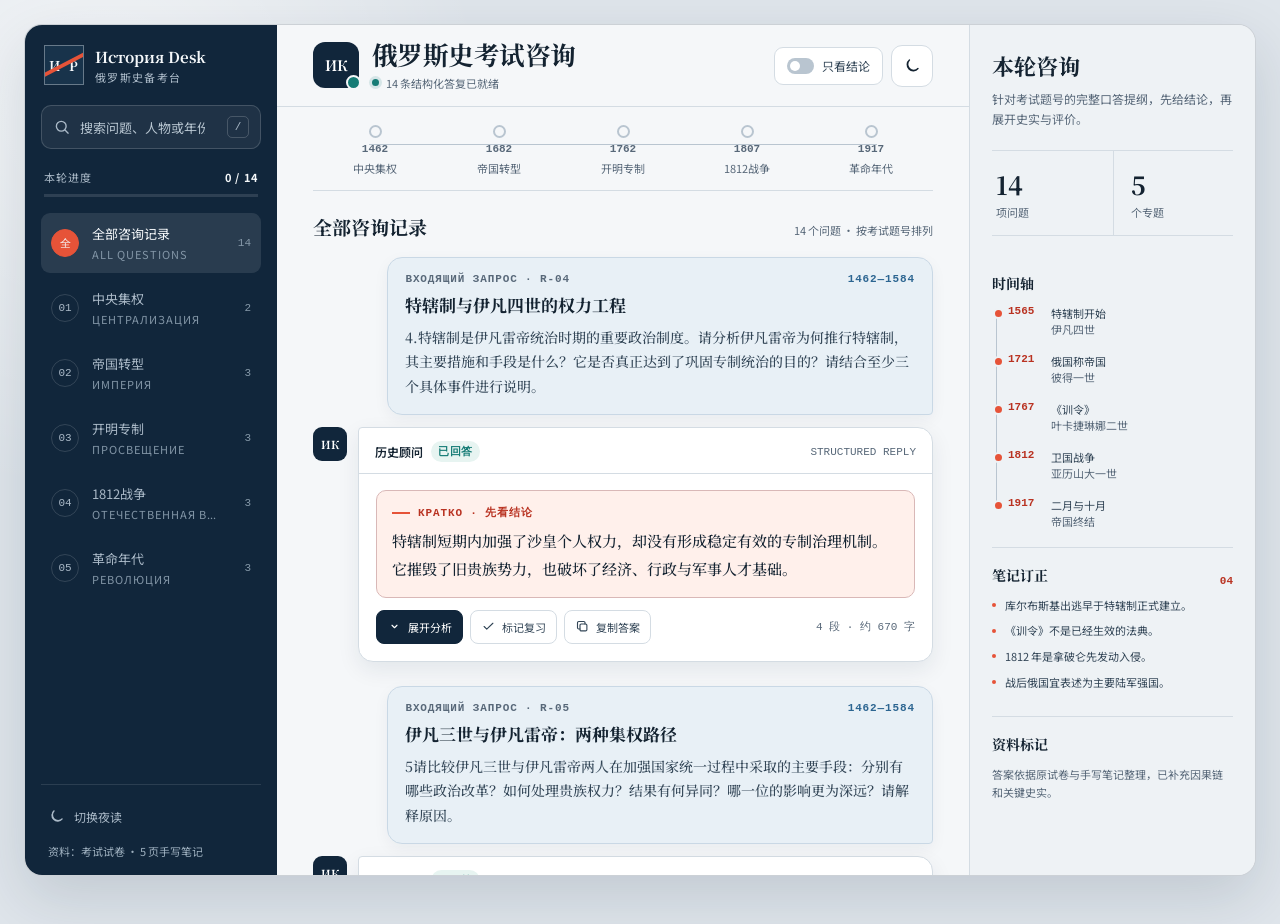
<file: index.html>
<!doctype html>
<html lang="zh-CN">
  <head>
    <meta charset="utf-8">
    <meta name="viewport" content="width=device-width, initial-scale=1, viewport-fit=cover">
    <meta name="theme-color" content="#11263b">
    <meta name="description" content="以商务咨询对话方式整理的俄罗斯历史考试问答，支持手机与桌面阅读。">
    <meta name="apple-mobile-web-app-capable" content="yes">
    <meta name="apple-mobile-web-app-status-bar-style" content="black-translucent">
    <meta name="apple-mobile-web-app-title" content="俄史咨询">
    <title>俄罗斯史考试咨询</title>
    <link rel="manifest" href="manifest.webmanifest">
    <link rel="apple-touch-icon" href="assets/app-icon-192.png">
    <link rel="stylesheet" href="styles.css">
  </head>
  <body>
    <svg class="icon-sprite" aria-hidden="true">
      <symbol id="icon-search" viewBox="0 0 24 24">
        <circle cx="11" cy="11" r="6.5"></circle>
        <path d="m16 16 4.2 4.2"></path>
      </symbol>
      <symbol id="icon-menu" viewBox="0 0 24 24">
        <path d="M4 7h16M4 12h16M4 17h16"></path>
      </symbol>
      <symbol id="icon-close" viewBox="0 0 24 24">
        <path d="m6 6 12 12M18 6 6 18"></path>
      </symbol>
      <symbol id="icon-chevron" viewBox="0 0 24 24">
        <path d="m8 10 4 4 4-4"></path>
      </symbol>
      <symbol id="icon-copy" viewBox="0 0 24 24">
        <rect x="8" y="8" width="11" height="11" rx="2"></rect>
        <path d="M16 8V6a2 2 0 0 0-2-2H6a2 2 0 0 0-2 2v8a2 2 0 0 0 2 2h2"></path>
      </symbol>
      <symbol id="icon-check" viewBox="0 0 24 24">
        <path d="m5 12 4.2 4.2L19 6.8"></path>
      </symbol>
      <symbol id="icon-arrow" viewBox="0 0 24 24">
        <path d="M5 12h14M14 7l5 5-5 5"></path>
      </symbol>
      <symbol id="icon-moon" viewBox="0 0 24 24">
        <path d="M20 15.4A8 8 0 0 1 8.6 4 8.1 8.1 0 1 0 20 15.4Z"></path>
      </symbol>
      <symbol id="icon-sun" viewBox="0 0 24 24">
        <circle cx="12" cy="12" r="3.5"></circle>
        <path d="M12 2v2.2M12 19.8V22M4.9 4.9l1.6 1.6M17.5 17.5l1.6 1.6M2 12h2.2M19.8 12H22M4.9 19.1l1.6-1.6M17.5 6.5l1.6-1.6"></path>
      </symbol>
      <symbol id="icon-download" viewBox="0 0 24 24">
        <path d="M12 3v12M7 10l5 5 5-5M5 20h14"></path>
      </symbol>
    </svg>

    <div class="mobile-bar">
      <button class="icon-button" id="openRail" type="button" aria-label="打开专题导航" aria-controls="topicRail" aria-expanded="false">
        <svg aria-hidden="true"><use href="#icon-menu"></use></svg>
      </button>
      <a class="mobile-brand" href="#top" aria-label="返回咨询页顶部">
        <span class="mobile-brand-mark">ИР</span>
        <span>俄罗斯史咨询</span>
      </a>
      <button class="icon-button" id="mobileTheme" type="button" aria-label="切换夜读模式">
        <svg aria-hidden="true"><use href="#icon-moon"></use></svg>
      </button>
    </div>

    <div class="app-shell" id="top">
      <div class="rail-backdrop" id="railBackdrop" hidden></div>

      <aside class="topic-rail" id="topicRail" aria-label="咨询专题导航">
        <div class="rail-heading">
          <div class="brand-lockup">
            <span class="brand-mark" aria-hidden="true">
              <span>И</span><span>Р</span>
            </span>
            <div>
              <p class="brand-name">История Desk</p>
              <p class="brand-cn">俄罗斯史备考台</p>
            </div>
          </div>
          <button class="icon-button rail-close" id="closeRail" type="button" aria-label="关闭专题导航">
            <svg aria-hidden="true"><use href="#icon-close"></use></svg>
          </button>
        </div>

        <label class="search-box" for="searchInput">
          <svg aria-hidden="true"><use href="#icon-search"></use></svg>
          <input id="searchInput" type="search" autocomplete="off" placeholder="搜索问题、人物或年份">
          <kbd>/</kbd>
        </label>

        <section class="rail-progress" aria-labelledby="progressLabel">
          <div class="rail-section-head">
            <span id="progressLabel">本轮进度</span>
            <strong><span id="reviewCount">0</span> / 14</strong>
          </div>
          <div class="progress-track" aria-hidden="true">
            <span id="progressBar"></span>
          </div>
        </section>

        <nav class="topic-list" id="topicList" aria-label="历史专题"></nav>

        <div class="rail-foot">
          <button class="rail-link" id="themeToggle" type="button">
            <svg aria-hidden="true"><use href="#icon-moon"></use></svg>
            <span>切换夜读</span>
          </button>
          <p>资料：考试试卷 · 5 页手写笔记</p>
        </div>
      </aside>

      <main class="conversation-column">
        <header class="conversation-header">
          <div class="conversation-identity">
            <div class="adviser-avatar" aria-hidden="true">ИК</div>
            <div>
              <h1>俄罗斯史考试咨询</h1>
              <p><span class="live-dot" aria-hidden="true"></span> 14 条结构化答复已就绪</p>
            </div>
          </div>
          <div class="header-actions">
            <button class="mode-toggle" id="conciseToggle" type="button" aria-pressed="false">
              <span class="toggle-track" aria-hidden="true"><span></span></span>
              <span>只看结论</span>
            </button>
            <button class="desktop-theme icon-button" id="desktopTheme" type="button" aria-label="切换夜读模式">
              <svg aria-hidden="true"><use href="#icon-moon"></use></svg>
            </button>
          </div>
        </header>

        <nav class="dispatch-strip" id="dispatchStrip" aria-label="历史时期时间线"></nav>

        <section class="thread-intro" aria-labelledby="threadTitle">
          <div>
            <h2 id="threadTitle">全部咨询记录</h2>
          </div>
          <p id="resultSummary">14 个问题 · 按考试题号排列</p>
        </section>

        <div class="chat-thread" id="chatThread" aria-live="polite"></div>

        <footer class="thread-footer">
          <div class="closing-note">
            <span class="closing-mark" aria-hidden="true"></span>
            <p><strong>咨询范围已完整覆盖。</strong>从伊凡四世到 1917 年，共五组专题。可下载 Word 版本用于离线复习。</p>
          </div>
          <a class="download-link" href="俄罗斯历史考试问题_参考答案.docx" download>
            <svg aria-hidden="true"><use href="#icon-download"></use></svg>
            下载 Word 版
          </a>
        </footer>
      </main>

      <aside class="brief-panel" aria-label="咨询摘要">
        <div class="brief-heading">
          <h2>本轮咨询</h2>
          <p>针对考试题号的完整口答提纲，先给结论，再展开史实与评价。</p>
        </div>

        <div class="brief-stats">
          <div><strong>14</strong><span>项问题</span></div>
          <div><strong>5</strong><span>个专题</span></div>
        </div>

        <section class="brief-section">
          <h3>时间轴</h3>
          <ol class="mini-timeline">
            <li><span>1565</span><p>特辖制开始<br><small>伊凡四世</small></p></li>
            <li><span>1721</span><p>俄国称帝国<br><small>彼得一世</small></p></li>
            <li><span>1767</span><p>《训令》<br><small>叶卡捷琳娜二世</small></p></li>
            <li><span>1812</span><p>卫国战争<br><small>亚历山大一世</small></p></li>
            <li><span>1917</span><p>二月与十月<br><small>帝国终结</small></p></li>
          </ol>
        </section>

        <section class="brief-section correction-note">
          <div class="section-label">
            <h3>笔记订正</h3>
            <span>04</span>
          </div>
          <ul>
            <li>库尔布斯基出逃早于特辖制正式建立。</li>
            <li>《训令》不是已经生效的法典。</li>
            <li>1812 年是拿破仑先发动入侵。</li>
            <li>战后俄国宜表述为主要陆军强国。</li>
          </ul>
        </section>

        <section class="brief-section source-note">
          <h3>资料标记</h3>
          <p>答案依据原试卷与手写笔记整理，已补充因果链和关键史实。</p>
        </section>
      </aside>
    </div>

    <div class="toast" id="toast" role="status" aria-live="polite"></div>

    <noscript>
      <div class="noscript-note">
        本页需要 JavaScript 显示咨询对话。你也可以<a href="俄罗斯历史考试问题_参考答案.docx">直接下载 Word 答案</a>。
      </div>
    </noscript>

    <script src="data.js"></script>
    <script src="app.js"></script>
  </body>
</html>
</file>
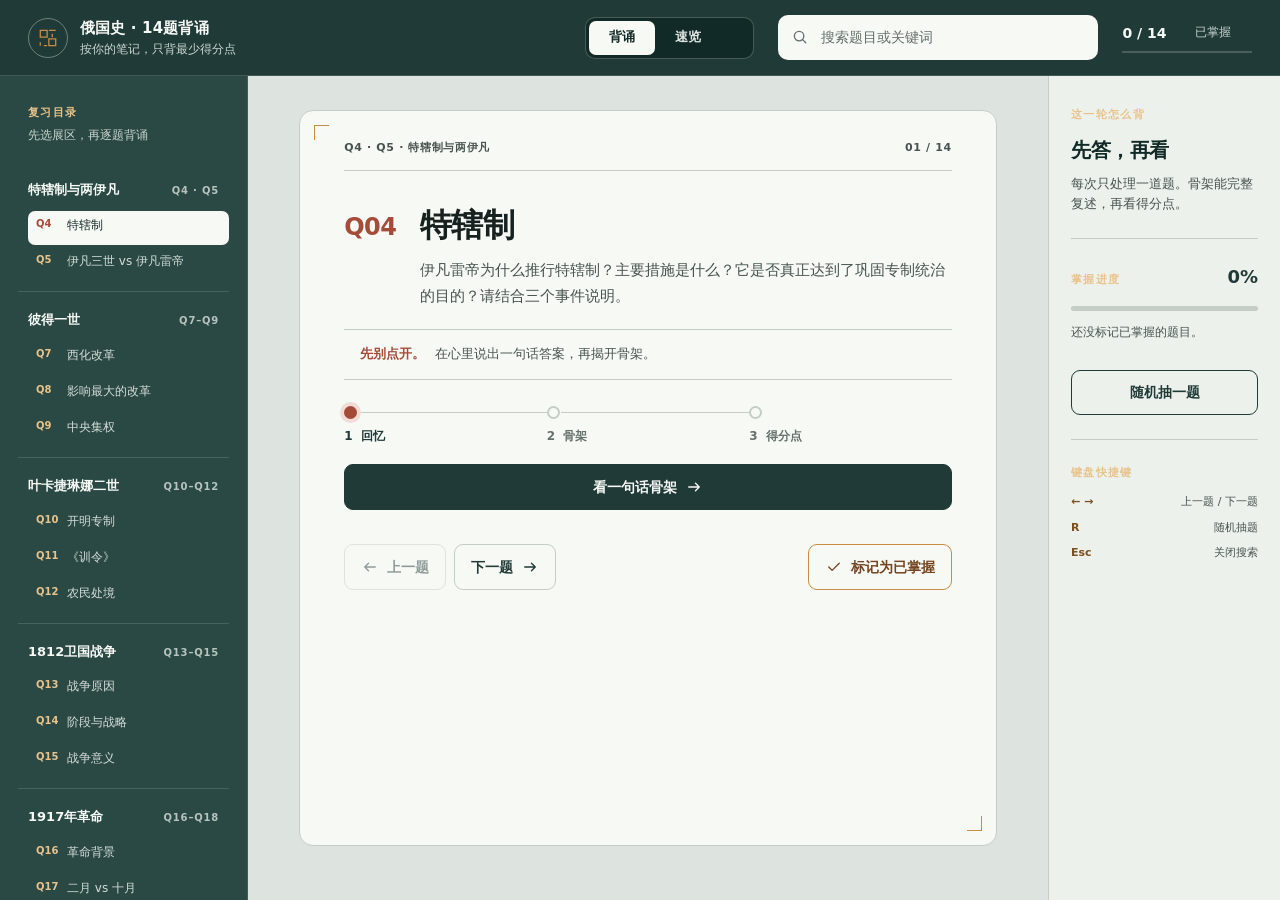
<file: memory/index.html>
<!doctype html>
<html lang="zh-CN">
  <head>
    <meta charset="utf-8">
    <meta name="viewport" content="width=device-width, initial-scale=1">
    <meta name="description" content="依据个人笔记整理的俄国史14题极简背诵站，支持三层揭示、搜索和本地掌握进度。">
    <meta name="theme-color" content="#1f3a37">
    <title>俄国史 · 14题背诵</title>
    <link
      rel="icon"
      href="data:image/svg+xml,%3Csvg xmlns='http://www.w3.org/2000/svg' viewBox='0 0 64 64'%3E%3Crect width='64' height='64' rx='14' fill='%231f3a37'/%3E%3Cpath d='M16 16h14v14H16zm18 18h14v14H34zm0-18h14m-7 7v7M16 34v14m7 7h7' fill='none' stroke='%23f7f9f5' stroke-width='4'/%3E%3C/svg%3E"
    >
    <style>:root{--pine-950: #122a27;--pine-900: #1f3a37;--pine-800: #2a4944;--pine-700: #3d5b55;--bone-50: #f7f9f5;--bone-100: #edf1ec;--bone-200: #dde3de;--stone-300: #c4cdc6;--stone-500: #65716b;--stone-700: #46534e;--ink: #17211f;--ochre: #ca8b42;--ochre-text: #7b4f20;--ochre-on-dark: #e8c38b;--ochre-soft: #f0d9b7;--rust: #a44b39;--rust-soft: #f2dcd5;--white: #ffffff;--shadow: 0 18px 46px rgba(18, 42, 39, .12);--font-ui: system-ui, -apple-system, BlinkMacSystemFont, "Segoe UI", "PingFang SC", "Hiragino Sans GB", "Microsoft YaHei", sans-serif;--radius: 14px}*{box-sizing:border-box}html{min-width:320px;color-scheme:light;scroll-behavior:smooth}body{margin:0;min-height:100vh;background:var(--bone-200);color:var(--ink);font-family:var(--font-ui);font-size:16px;line-height:1.6;text-rendering:optimizeLegibility;-webkit-font-smoothing:antialiased}button,input{font:inherit}button{cursor:pointer}button:disabled{cursor:not-allowed;opacity:.48}a,button,input{-webkit-tap-highlight-color:transparent}::selection{background:var(--ochre-soft);color:var(--ink)}*{scrollbar-color:var(--pine-700) var(--bone-100);scrollbar-width:thin}:focus-visible{outline:3px solid var(--ochre);outline-offset:3px}[hidden]{display:none!important}.visually-hidden{position:absolute!important;width:1px!important;height:1px!important;padding:0!important;margin:-1px!important;overflow:hidden!important;clip:rect(0,0,0,0)!important;white-space:nowrap!important;border:0!important}.skip-link{position:fixed;top:8px;left:8px;z-index:100;padding:10px 14px;transform:translateY(-140%);border-radius:8px;background:var(--bone-50);color:var(--pine-950);font-weight:700}.skip-link:focus{transform:translateY(0)}.app-shell{min-height:100vh}.app-header{position:sticky;top:0;z-index:30;display:grid;grid-template-columns:minmax(240px,.9fr) auto minmax(220px,320px) auto;align-items:center;gap:24px;min-height:76px;padding:12px 28px;border-bottom:1px solid rgba(245,242,232,.16);background:var(--pine-900);color:var(--bone-50)}.brand-lockup{display:flex;align-items:center;gap:12px;min-width:0}.brand-mark{display:grid;flex:0 0 40px;width:40px;height:40px;place-items:center;border:1px solid rgba(245,242,232,.38);border-radius:50%;color:var(--ochre)}.brand-mark svg{width:24px;height:24px;fill:none;stroke:currentColor;stroke-width:1.5}.brand-title,.brand-subtitle{margin:0}.brand-title{overflow:hidden;font-size:15px;font-weight:760;letter-spacing:.01em;text-overflow:ellipsis;white-space:nowrap}.brand-subtitle{overflow:hidden;color:#cfd7d2;font-size:12px;text-overflow:ellipsis;white-space:nowrap}.mode-switch,.filter-group{display:inline-flex;min-height:40px;padding:3px;border:1px solid rgba(245,242,232,.24);border-radius:10px;background:var(--pine-950)}.mode-button,.filter-button{min-width:66px;min-height:34px;padding:6px 14px;border:0;border-radius:7px;background:transparent;color:#dfe5e1;font-size:13px;font-weight:700;transition:background-color .16s ease,color .16s ease}.mode-button:hover,.filter-button:hover{color:var(--white);background:#ffffff14}.mode-button.is-active{background:var(--bone-50);color:var(--pine-950)}.search-shell{position:relative;display:flex;align-items:center;min-width:0}.search-icon{position:absolute;left:13px;z-index:1;width:18px;height:18px;fill:none;stroke:var(--stone-500);stroke-linecap:round;stroke-width:1.8;pointer-events:none}.search-input{width:100%;min-height:44px;padding:10px 14px 10px 42px;border:1px solid transparent;border-radius:10px;background:var(--bone-50);color:var(--ink);caret-color:var(--rust);font-size:14px}.search-input::placeholder{color:#626d68}.search-input:focus{border-color:var(--ochre);outline-offset:1px}.search-results{position:absolute;top:calc(100% + 8px);right:0;left:0;z-index:50;max-height:min(420px,65vh);overflow-y:auto;padding:6px;border:1px solid var(--stone-300);border-radius:12px;background:var(--bone-50);box-shadow:var(--shadow)}.search-result{display:grid;grid-template-columns:42px 1fr;gap:8px;width:100%;padding:10px 9px;border:0;border-radius:8px;background:transparent;color:var(--ink);text-align:left}.search-result:hover,.search-result:focus-visible{background:var(--bone-200)}.search-result-number{color:var(--rust);font-size:12px;font-weight:800;font-variant-numeric:tabular-nums}.search-result strong,.search-result span{display:block}.search-result strong{font-size:14px}.search-result span{margin-top:2px;color:var(--stone-700);font-size:12px}.search-empty{padding:12px;color:var(--stone-700);font-size:13px}.header-progress{display:grid;grid-template-columns:auto auto;align-content:center;gap:0 8px;min-width:100px;color:var(--bone-50)}#headerProgressText{font-size:14px;font-weight:800;font-variant-numeric:tabular-nums}.header-progress-label{align-self:center;color:#cbd4cf;font-size:12px}.header-progress-track{grid-column:1 / -1;height:2px;margin-top:7px;overflow:hidden;background:#f5f2e833}.header-progress-track span{display:block;width:100%;height:100%;transform:scaleX(0);transform-origin:left;background:var(--ochre);transition:transform .22s cubic-bezier(.19,1,.22,1)}.chapter-menu-button{display:none;align-items:center;justify-content:center;gap:7px;min-height:42px;padding:8px 12px;border:1px solid rgba(245,242,232,.28);border-radius:9px;background:transparent;color:var(--bone-50);font-size:13px;font-weight:700}.chapter-menu-button svg{width:18px;height:18px;fill:none;stroke:currentColor;stroke-linecap:round;stroke-width:1.8}.workspace{display:grid;grid-template-columns:248px minmax(0,1fr) 232px;min-height:calc(100vh - 76px)}.chapter-rail{position:sticky;top:76px;display:flex;align-self:start;flex-direction:column;min-height:calc(100vh - 76px);max-height:calc(100vh - 76px);padding:28px 18px 18px;overflow-y:auto;border-right:1px solid rgba(245,242,232,.12);background:var(--pine-800);color:var(--bone-50)}.rail-heading{padding:0 10px 18px}.rail-label{margin:0;color:var(--ochre-on-dark);font-size:11px;font-weight:800;letter-spacing:.12em}.rail-note,.rail-copy,.rail-source p{margin:4px 0 0;color:#cbd4cf;font-size:12px;line-height:1.55}.chapter-nav{display:grid;gap:10px}.chapter-group{padding-top:10px;border-top:1px solid rgba(245,242,232,.14)}.chapter-group:first-child{border-top:0}.chapter-button{display:flex;align-items:baseline;justify-content:space-between;gap:8px;width:100%;padding:8px 10px;border:0;border-radius:8px;background:transparent;color:var(--bone-50);font-size:13px;font-weight:760;text-align:left}.chapter-button small{color:#b7c3bd;font-size:10px;font-weight:600;letter-spacing:.08em}.chapter-question-list{display:grid;gap:2px;margin:2px 0 0;padding:0 0 0 10px;list-style:none}.chapter-question{display:grid;grid-template-columns:26px 1fr;gap:5px;width:100%;min-height:34px;padding:5px 8px;border:0;border-radius:7px;background:transparent;color:#d6ddd9;font-size:12px;text-align:left}.chapter-question:hover{background:#ffffff14;color:var(--white)}.chapter-question.is-active{background:var(--bone-50);color:var(--pine-950)}.chapter-question-number{color:var(--ochre-on-dark);font-size:10px;font-weight:800;font-variant-numeric:tabular-nums}.chapter-question.is-active .chapter-question-number{color:var(--rust)}.chapter-mastered{display:inline-block;width:6px;height:6px;margin-left:5px;border-radius:50%;background:var(--ochre);vertical-align:1px}.rail-source{display:grid;grid-template-columns:14px 1fr;gap:8px;align-items:start;margin-top:auto;padding:20px 10px 4px}.rail-source span{width:9px;height:9px;margin-top:5px;border:1px solid var(--ochre);border-radius:50%}.study-main{min-width:0;padding:34px clamp(24px,4vw,58px) 54px;background:var(--bone-200)}.study-main:focus{outline:none}.study-sheet{position:relative;width:min(100%,880px);min-height:calc(100vh - 164px);margin:0 auto;padding:28px 44px 30px;border:1px solid var(--stone-300);border-radius:var(--radius);background:var(--bone-50)}.study-sheet:before,.study-sheet:after{position:absolute;width:14px;height:14px;content:"";pointer-events:none}.study-sheet:before{top:14px;left:14px;border-top:1px solid var(--ochre);border-left:1px solid var(--ochre)}.study-sheet:after{right:14px;bottom:14px;border-right:1px solid var(--ochre);border-bottom:1px solid var(--ochre)}.sheet-topline{display:flex;align-items:center;justify-content:space-between;gap:20px;padding-bottom:13px;border-bottom:1px solid var(--stone-300);color:var(--stone-700);font-size:11px;font-weight:750;letter-spacing:.06em}.sheet-position{flex:none;font-variant-numeric:tabular-nums}.question-block{display:grid;grid-template-columns:56px minmax(0,1fr);gap:20px;align-items:start;padding:34px 0 20px}.question-number{padding-top:3px;color:var(--rust);font-size:24px;font-weight:820;font-variant-numeric:tabular-nums;letter-spacing:-.02em}.page-title{position:absolute;width:1px;height:1px;padding:0;overflow:hidden;clip:rect(0,0,0,0);white-space:nowrap}.question-title,.question-text{margin:0}.question-title{max-width:18ch;font-size:2rem;font-weight:790;letter-spacing:-.025em;line-height:1.25;text-wrap:balance}.question-text{max-width:64ch;margin-top:12px;color:var(--stone-700);font-size:15px;line-height:1.75}.recall-note{display:flex;flex-wrap:wrap;gap:4px 10px;padding:14px 16px;border-top:1px solid var(--stone-300);border-bottom:1px solid var(--stone-300);color:var(--stone-700);font-size:13px}.recall-note strong{color:var(--rust)}.memory-ritual{display:grid;grid-template-columns:repeat(3,1fr);gap:0;margin:26px 0 18px;padding:0;list-style:none}.ritual-step{position:relative;display:grid;gap:8px;color:#66716b;font-size:12px;font-weight:700}.ritual-step:before{position:absolute;top:6px;right:0;left:14px;height:1px;background:var(--stone-300);content:""}.ritual-step:last-child:before{display:none}.ritual-dot{z-index:1;width:13px;height:13px;border:2px solid var(--stone-300);border-radius:50%;background:var(--bone-50)}.ritual-step b{margin-right:4px;font-variant-numeric:tabular-nums}.ritual-step.is-current{color:var(--pine-900)}.ritual-step.is-current .ritual-dot{border-color:var(--rust);background:var(--rust);box-shadow:0 0 0 4px var(--rust-soft)}.ritual-step.is-complete{color:var(--ochre-text)}.ritual-step.is-complete .ritual-dot{border-color:var(--ochre);background:var(--ochre)}.ritual-step.is-complete:before{background:var(--ochre)}.primary-action,.secondary-action,.mastery-action,.rail-action{display:inline-flex;align-items:center;justify-content:center;gap:8px;min-height:46px;padding:10px 16px;border-radius:9px;font-size:14px;font-weight:760;transition:background-color .16s ease,color .16s ease,border-color .16s ease,transform .16s ease}.primary-action{width:100%;border:1px solid var(--pine-900);background:var(--pine-900);color:var(--bone-50)}.primary-action:hover{background:var(--pine-800);border-color:var(--pine-800)}.primary-action:active,.secondary-action:active,.mastery-action:active,.rail-action:active{transform:translateY(1px)}.primary-action svg,.secondary-action svg,.mastery-action svg{width:18px;height:18px;fill:none;stroke:currentColor;stroke-linecap:round;stroke-linejoin:round;stroke-width:1.8}.answer-panel{margin-top:24px;padding:22px 0;border-top:1px solid var(--stone-300);border-bottom:1px solid var(--stone-300);animation:panel-in .18s cubic-bezier(.19,1,.22,1)}@keyframes panel-in{0%{opacity:0;transform:translateY(4px)}}.panel-heading{display:flex;align-items:baseline;justify-content:space-between;gap:16px;margin-bottom:12px}.panel-label,.panel-kicker{margin:0}.panel-label{color:var(--rust);font-size:11px;font-weight:820;letter-spacing:.09em}.panel-kicker{color:var(--stone-700);font-size:12px;font-weight:650}.skeleton-text{max-width:31ch;margin:0;color:var(--pine-950);font-size:1.38rem;font-weight:750;letter-spacing:-.015em;line-height:1.52;text-wrap:balance}.cue-line{display:flex;gap:10px;align-items:baseline;margin:18px 0 0;color:var(--stone-700);font-size:13px}.cue-line span{flex:none;color:var(--ochre-text);font-size:11px;font-weight:800;letter-spacing:.08em}.cue-line strong{color:var(--stone-700);font-weight:700}.evidence-list{display:grid;gap:0;margin:0;padding:0;list-style:none}.evidence-item{display:grid;grid-template-columns:28px minmax(0,1fr);gap:10px;padding:12px 0;border-top:1px solid var(--stone-300)}.evidence-item:first-child{border-top:0;padding-top:2px}.evidence-index{color:var(--ochre-text);font-size:11px;font-weight:820;font-variant-numeric:tabular-nums}.evidence-label,.evidence-copy{margin:0}.evidence-label{color:var(--pine-900);font-size:12px;font-weight:800;letter-spacing:.02em}.evidence-copy{margin-top:3px;color:var(--stone-700);font-size:14px;line-height:1.65}.study-actions{display:flex;align-items:center;justify-content:space-between;gap:18px;margin-top:34px}.direction-actions{display:flex;gap:8px}.secondary-action{border:1px solid var(--stone-300);background:transparent;color:var(--pine-900)}.secondary-action:hover{border-color:var(--pine-700);background:var(--bone-100)}.mastery-action{border:1px solid var(--ochre);background:transparent;color:#75451f}.mastery-action:hover{background:#fbf5eb}.mastery-action[aria-pressed=true]{border-color:var(--pine-900);background:var(--pine-900);color:var(--bone-50)}.progress-rail{display:flex;flex-direction:column;gap:0;padding:30px 22px;border-left:1px solid var(--stone-300);background:var(--bone-100)}.rail-section{padding:0 0 24px;margin:0 0 24px;border-bottom:1px solid var(--stone-300)}.rail-section:last-child{margin-bottom:0;border-bottom:0}.rail-lead{margin:10px 0 4px;color:var(--pine-950);font-size:1.25rem;font-weight:780;letter-spacing:-.02em}.rail-copy{margin:8px 0 0;color:var(--stone-700);font-size:13px}.progress-heading{display:flex;align-items:baseline;justify-content:space-between;gap:10px}#railProgressPercent{color:var(--pine-900);font-size:18px;font-weight:800;font-variant-numeric:tabular-nums}.progress-track{height:5px;margin-top:14px;overflow:hidden;border-radius:999px;background:var(--stone-300)}.progress-track span{display:block;width:100%;height:100%;transform:scaleX(0);transform-origin:left;border-radius:inherit;background:var(--ochre);transition:transform .22s cubic-bezier(.19,1,.22,1)}.progress-copy{min-height:2.8em;margin:12px 0 14px;color:var(--stone-700);font-size:12px;line-height:1.5}.rail-action{width:100%;min-height:42px;border:1px solid var(--pine-900);background:transparent;color:var(--pine-900)}.rail-action:hover{background:var(--pine-900);color:var(--bone-50)}.keyboard-list{display:grid;gap:8px;margin:12px 0 0}.keyboard-list div{display:flex;justify-content:space-between;gap:12px}.keyboard-list dt{color:var(--ochre-text);font-size:11px;font-weight:800}.keyboard-list dd{margin:0;color:var(--stone-700);font-size:11px;text-align:right}.quick-view{width:min(100%,1080px);margin:0 auto}.section-heading{display:flex;align-items:flex-end;justify-content:space-between;gap:24px;padding:8px 0 24px;border-bottom:1px solid var(--stone-300)}.section-heading h2,.section-heading p{margin:0}.section-heading h2{color:var(--pine-950);font-size:2rem;letter-spacing:-.025em;line-height:1.2}.section-heading p{margin-top:6px;color:var(--stone-700);font-size:14px}.filter-group{flex:none;border-color:var(--stone-300);background:var(--bone-50)}.filter-button{min-width:auto;color:var(--stone-700)}.filter-button:hover{color:var(--pine-950);background:var(--bone-200)}.filter-button.is-active{background:var(--pine-900);color:var(--bone-50)}.quick-modules{display:grid;gap:32px;padding-top:30px}.quick-module{display:grid;grid-template-columns:minmax(150px,.26fr) minmax(0,1fr);gap:26px;align-items:start;padding-top:20px;border-top:1px solid var(--stone-300)}.quick-module:first-child{padding-top:0;border-top:0}.quick-module-heading{position:sticky;top:102px}.quick-module-heading p,.quick-module-heading h3{margin:0}.quick-module-heading p{color:var(--ochre-text);font-size:11px;font-weight:800;letter-spacing:.08em}.quick-module-heading h3{margin-top:6px;color:var(--pine-950);font-size:1.2rem;line-height:1.35}.quick-question-list{display:grid}.quick-question{display:grid;grid-template-columns:44px minmax(0,1fr) auto;gap:14px;align-items:start;width:100%;padding:16px 0;border:0;border-top:1px solid var(--stone-300);background:transparent;color:var(--ink);text-align:left}.quick-question:first-child{border-top:0;padding-top:0}.quick-question:hover .quick-question-title{color:var(--rust)}.quick-question-number{padding-top:2px;color:var(--ochre-text);font-size:12px;font-weight:820;font-variant-numeric:tabular-nums}.quick-question-title,.quick-question-skeleton{display:block;margin:0}.quick-question-title{color:var(--pine-950);font-size:15px;font-weight:780;transition:color .15s ease}.quick-question-skeleton{max-width:62ch;margin-top:5px;color:var(--stone-700);font-size:13px;line-height:1.55}.quick-status{padding-top:2px;color:var(--stone-500);font-size:11px;font-weight:700;white-space:nowrap}.quick-status.is-mastered{color:var(--pine-800)}.empty-state{padding:56px 24px;border:1px solid var(--stone-300);border-radius:var(--radius);background:var(--bone-50);color:var(--stone-700);text-align:center}.empty-state p{margin:8px 0 0}.empty-title{color:var(--pine-950);font-size:18px;font-weight:780}.toast{position:fixed;right:24px;bottom:24px;z-index:80;max-width:min(360px,calc(100vw - 32px));padding:12px 16px;transform:translateY(16px);border:1px solid rgba(245,242,232,.22);border-radius:9px;background:var(--pine-950);color:var(--bone-50);box-shadow:var(--shadow);font-size:13px;opacity:0;pointer-events:none;transition:opacity .16s ease,transform .16s ease}.toast.is-visible{transform:translateY(0);opacity:1}@media(max-width:1160px){.app-header{grid-template-columns:minmax(220px,.8fr) auto minmax(200px,280px) auto;gap:16px}.workspace{grid-template-columns:230px minmax(0,1fr)}.progress-rail{display:none}.study-sheet{width:min(100%,820px)}}@media(max-width:820px){.app-header{grid-template-columns:minmax(0,1fr) auto auto;gap:10px 12px;padding:10px 14px}.brand-subtitle{display:none}.search-shell{grid-column:1 / -1;grid-row:2}.header-progress{justify-self:end}.chapter-menu-button{display:inline-flex}.workspace{display:block}.chapter-rail{position:static;display:none;width:100%;min-height:0;max-height:none;padding:20px 18px;border-right:0;border-bottom:1px solid rgba(245,242,232,.16)}.chapter-rail.is-open{display:flex}.chapter-nav{grid-template-columns:repeat(2,minmax(0,1fr))}.rail-source{margin-top:10px}.study-main{padding:18px 14px 42px}.study-sheet{min-height:calc(100vh - 178px);padding:22px 22px 24px}.question-block{grid-template-columns:42px minmax(0,1fr);gap:12px;padding-top:26px}.question-number{font-size:19px}.question-title{font-size:1.62rem}.skeleton-text{max-width:none;font-size:1.24rem}.study-actions{align-items:stretch;flex-direction:column}.direction-actions,.mastery-action{width:100%}.direction-actions>button{flex:1}.section-heading{align-items:flex-start;flex-direction:column}.quick-module{grid-template-columns:1fr;gap:12px}.quick-module-heading{position:static}}@media(max-width:520px){.app-header{grid-template-columns:minmax(0,1fr) auto}.brand-mark{width:36px;height:36px;flex-basis:36px}.brand-title{font-size:14px}.header-progress{min-width:82px}.mode-switch{grid-column:1 / 2;grid-row:3;justify-self:start}.search-shell{grid-row:2}.chapter-menu-button{grid-column:2;grid-row:3}.chapter-nav{grid-template-columns:1fr}.study-sheet{padding:20px 17px 22px}.sheet-topline{align-items:flex-start;flex-direction:column;gap:2px}.question-block{grid-template-columns:1fr;gap:5px}.question-number{font-size:12px;letter-spacing:.08em}.question-title{font-size:1.5rem}.question-text{font-size:14px}.memory-ritual{margin-top:22px}.ritual-step{font-size:11px}.panel-heading{align-items:flex-start;flex-direction:column;gap:3px}.evidence-item{grid-template-columns:24px minmax(0,1fr);gap:7px}.quick-question{grid-template-columns:34px minmax(0,1fr);gap:9px}.quick-status{grid-column:2;padding-top:0}.filter-group{width:100%}.filter-button{flex:1}.toast{right:16px;bottom:16px;left:16px;max-width:none}}@media(prefers-reduced-motion:reduce){html{scroll-behavior:auto}*,*:before,*:after{animation-duration:.01ms!important;animation-iteration-count:1!important;scroll-behavior:auto!important;transition-duration:.01ms!important}}
</style>
    
  </head>
  <body>
    <a class="skip-link" href="#studyMain">跳到背诵内容</a>

    <div class="app-shell">
      <header class="app-header">
        <div class="brand-lockup">
          <span class="brand-mark" aria-hidden="true">
            <svg viewBox="0 0 28 28" role="img">
              <path d="M5 5h8v8H5zM15 15h8v8h-8z"></path>
              <path d="M15 5h8M19 9v4M5 19v4M9 23h4"></path>
            </svg>
          </span>
          <div>
            <p class="brand-title">俄国史 · 14题背诵</p>
            <p class="brand-subtitle">按你的笔记，只背最少得分点</p>
          </div>
        </div>

        <div class="mode-switch" role="group" aria-label="学习模式">
          <button class="mode-button is-active" type="button" data-mode="practice" aria-pressed="true">
            背诵
          </button>
          <button class="mode-button" type="button" data-mode="view" aria-pressed="false">
            速览
          </button>
        </div>

        <div class="search-shell">
          <svg class="search-icon" viewBox="0 0 24 24" aria-hidden="true">
            <circle cx="10.8" cy="10.8" r="6.3"></circle>
            <path d="m15.5 15.5 4.2 4.2"></path>
          </svg>
          <label class="visually-hidden" for="searchInput">搜索题目、关键词或答案</label>
          <input
            id="searchInput"
            class="search-input"
            type="search"
            placeholder="搜索题目或关键词"
            autocomplete="off"
            aria-controls="searchResults"
            aria-expanded="false"
          >
          <div id="searchResults" class="search-results" hidden></div>
        </div>

        <div class="header-progress" aria-label="复习进度">
          <span id="headerProgressText">0 / 14</span>
          <span class="header-progress-label">已掌握</span>
          <span class="header-progress-track" aria-hidden="true">
            <span id="headerProgressFill"></span>
          </span>
        </div>

        <button
          id="chapterMenuButton"
          class="chapter-menu-button"
          type="button"
          aria-controls="chapterRail"
          aria-expanded="false"
        >
          <svg viewBox="0 0 24 24" aria-hidden="true">
            <path d="M4 6h16M4 12h16M4 18h16"></path>
          </svg>
          全部题目
        </button>
      </header>

      <div class="workspace">
        <aside id="chapterRail" class="chapter-rail" aria-label="章节与题目导航">
          <div class="rail-heading">
            <p class="rail-label">复习目录</p>
            <p class="rail-note">先选展区，再逐题背诵</p>
          </div>
          <nav id="chapterNav" class="chapter-nav"></nav>
          <div class="rail-source">
            <span aria-hidden="true"></span>
            <p>内容仅来自你提供的五页笔记</p>
          </div>
        </aside>

        <main id="studyMain" class="study-main" tabindex="-1">
          <section id="practiceView" aria-labelledby="questionTitle">
            <article class="study-sheet">
              <div class="sheet-topline">
                <span id="areaLabel" class="sheet-area"></span>
                <span id="sheetPosition" class="sheet-position"></span>
              </div>

              <div class="question-block">
                <span id="questionNumber" class="question-number" aria-hidden="true"></span>
                <div>
                  <h1 class="page-title">俄国史 · 14题背诵</h1>
                  <h2 id="questionTitle" class="question-title" tabindex="-1"></h2>
                  <p id="questionText" class="question-text"></p>
                </div>
              </div>

              <div class="recall-note">
                <strong>先别点开。</strong>
                <span>在心里说出一句话答案，再揭开骨架。</span>
              </div>

              <ol class="memory-ritual" aria-label="三层背诵进度">
                <li class="ritual-step is-current" data-step="0">
                  <span class="ritual-dot"></span>
                  <span>
                    <b>1</b>
                    回忆
                  </span>
                </li>
                <li class="ritual-step" data-step="1">
                  <span class="ritual-dot"></span>
                  <span>
                    <b>2</b>
                    骨架
                  </span>
                </li>
                <li class="ritual-step" data-step="2">
                  <span class="ritual-dot"></span>
                  <span>
                    <b>3</b>
                    得分点
                  </span>
                </li>
              </ol>

              <button id="revealButton" class="primary-action" type="button" aria-expanded="false">
                看一句话骨架
                <svg viewBox="0 0 24 24" aria-hidden="true">
                  <path d="M5 12h14M14 7l5 5-5 5"></path>
                </svg>
              </button>

              <section id="skeletonPanel" class="answer-panel skeleton-panel" aria-labelledby="skeletonHeading" hidden>
                <div class="panel-heading">
                  <p class="panel-label">先背这一句</p>
                  <p id="skeletonHeading" class="panel-kicker">一句话骨架</p>
                </div>
                <p id="skeletonText" class="skeleton-text"></p>
                <p class="cue-line">
                  <span>抓手</span>
                  <strong id="cueText"></strong>
                </p>
              </section>

              <section id="evidencePanel" class="answer-panel evidence-panel" aria-labelledby="evidenceHeading" hidden>
                <div class="panel-heading">
                  <p class="panel-label">答到这些就够</p>
                  <p id="evidenceHeading" class="panel-kicker">最少得分点</p>
                </div>
                <ol id="evidenceList" class="evidence-list"></ol>
              </section>

              <footer class="study-actions">
                <div class="direction-actions">
                  <button id="previousButton" class="secondary-action" type="button">
                    <svg viewBox="0 0 24 24" aria-hidden="true">
                      <path d="M19 12H5M10 7l-5 5 5 5"></path>
                    </svg>
                    上一题
                  </button>
                  <button id="nextButton" class="secondary-action" type="button">
                    下一题
                    <svg viewBox="0 0 24 24" aria-hidden="true">
                      <path d="M5 12h14M14 7l5 5-5 5"></path>
                    </svg>
                  </button>
                </div>
                <button id="masteredButton" class="mastery-action" type="button" aria-pressed="false">
                  <svg viewBox="0 0 24 24" aria-hidden="true">
                    <path d="m5 12 4.5 4.5L19 7"></path>
                  </svg>
                  标记为已掌握
                </button>
              </footer>
            </article>
          </section>

          <section id="viewView" class="quick-view" aria-labelledby="quickViewTitle" hidden>
            <header class="section-heading">
              <div>
                <h2 id="quickViewTitle">14题速览</h2>
                <p>先扫骨架，再把不熟的题送回背诵模式。</p>
              </div>
              <div id="viewFilters" class="filter-group" role="group" aria-label="筛选题目">
                <button class="filter-button is-active" type="button" data-filter="all" aria-pressed="true">全部</button>
                <button class="filter-button" type="button" data-filter="unmastered" aria-pressed="false">未掌握</button>
                <button class="filter-button" type="button" data-filter="mastered" aria-pressed="false">已掌握</button>
              </div>
            </header>
            <div id="quickModules" class="quick-modules"></div>
            <div id="quickEmpty" class="empty-state" hidden>
              <p class="empty-title">这里暂时没有题目</p>
              <p>清空搜索词，或切换上面的筛选条件。</p>
            </div>
          </section>
        </main>

        <aside class="progress-rail" aria-label="背诵辅助">
          <section class="rail-section">
            <p class="rail-label">这一轮怎么背</p>
            <p class="rail-lead">先答，再看</p>
            <p class="rail-copy">每次只处理一道题。骨架能完整复述，再看得分点。</p>
          </section>

          <section class="rail-section progress-section">
            <div class="progress-heading">
              <p class="rail-label">掌握进度</p>
              <strong id="railProgressPercent">0%</strong>
            </div>
            <div class="progress-track" aria-hidden="true">
              <span id="railProgressFill"></span>
            </div>
            <p id="railProgressText" class="progress-copy">还没标记已掌握的题目。</p>
            <button id="randomButton" class="rail-action" type="button">随机抽一题</button>
          </section>

          <section class="rail-section">
            <p class="rail-label">键盘快捷键</p>
            <dl class="keyboard-list">
              <div><dt>← →</dt><dd>上一题 / 下一题</dd></div>
              <div><dt>R</dt><dd>随机抽题</dd></div>
              <div><dt>Esc</dt><dd>关闭搜索</dd></div>
            </dl>
          </section>
        </aside>
      </div>
    </div>

    <div id="toast" class="toast" role="status" aria-live="polite"></div>
    <div id="liveRegion" class="visually-hidden" aria-live="polite"></div>
  <script>window.__MODULES__=[{"id":"m1","range":"Q4 · Q5","name":"特辖制与两伊凡","questions":[{"id":4,"title":"特辖制","question":"伊凡雷帝为什么推行特辖制？主要措施是什么？它是否真正达到了巩固专制统治的目的？请结合三个事件说明。","skeleton":"为压制割据大贵族、强化沙皇权力，伊凡雷帝实行特辖制；它只短期加强专制，长期反而破坏经济、激化矛盾。","cue":"割据 · 通敌 · 特区 · 清洗 · 三后果","points":[{"label":"推行原因","text":"大贵族割据、勾结外敌、频繁叛乱；伊凡雷帝要铲除分裂势力、强化绝对专制，并为对外扩张保根基。"},{"label":"主要措施","text":"划分特辖区和普通区，把富庶地区与战略要地归沙皇直辖；设特辖军清洗反叛大贵族；没收贵族土地，分封给效忠沙皇的中小贵族。"},{"label":"诺夫哥罗德屠城","text":"短期压制地方割据，但严重破坏城市经济。"},{"label":"库尔布斯基亲王叛逃","text":"残暴清洗逼走大批贵族和军事人才，造成人才流失。"},{"label":"立窝尼亚战争失利","text":"内耗严重、国力损耗，并导致对外战争失败。"},{"label":"结论","text":"短期压贵族、强王权；长期破坏经济、激化矛盾，没有真正稳固专制，反而埋下动乱隐患。"}]},{"id":5,"title":"伊凡三世 vs 伊凡雷帝","question":"比较伊凡三世与伊凡雷帝：主要手段、政治改革、如何处理贵族权力、结果有何异同？谁的影响更深远？","skeleton":"两人都求集权统一；伊凡三世温和渐进，伊凡雷帝暴力清洗；伊凡三世的影响更深远。","cue":"同集权 · 三世渐进 · 雷帝高压 · 制度框架更深","points":[{"label":"伊凡三世的手段","text":"外交联姻、武力吞并割据公国；改革中央行政机构，确立双头鹰国徽和拜占庭式皇权礼仪；对贵族以拉拢、妥协、分权为主。"},{"label":"伊凡雷帝的手段","text":"主要靠特辖制、屠杀和高压清除贵族阻力，激进推进集权。"},{"label":"共同点","text":"目标都是完成俄罗斯统一、强化沙皇权威；都依靠中小贵族制衡大贵族。"},{"label":"不同点","text":"伊凡三世温和怀柔，依靠法理、外交和渐进兼并；伊凡雷帝激进暴力，依靠恐怖清洗。"},{"label":"结果与影响","text":"伊凡三世奠定统一版图、皇权意识形态和国家制度框架；伊凡雷帝短期压制贵族，后期混乱、屠杀撕裂国力，对制度的破坏更大。"}]}]},{"id":"m2","range":"Q7–Q9","name":"彼得一世","questions":[{"id":7,"title":"西化改革","question":"彼得一世为什么要进行西化改革？根本目的是什么？请结合三项改革举例。","skeleton":"俄国落后西欧，又想争夺波罗的海出海口、跻身强国；根本目标是强化专制集权、富国强兵和扩张领土。","cue":"落后 · 出海口 · 集权富国 · 军行文","points":[{"label":"动因","text":"俄国落后于西欧，军事羸弱、工商业衰败、文化闭塞；还要争夺波罗的海出海口，破除旧俄罗斯的保守陋习。"},{"label":"根本目的","text":"强化沙皇专制中央集权，富国强兵、扩张领土，提高俄国在欧洲的国际地位。"},{"label":"军事","text":"实行征兵制，仿照西欧建立正规陆军和近代海军，开办军事院校。"},{"label":"行政","text":"废除大贵族杜马，设立参政院，划分行省，官员凭功绩而非门第任职。"},{"label":"文教与社会","text":"强制剪须、改穿欧式服装，派遣留学生，开办科学院和世俗学校。"}]},{"id":8,"title":"影响最大的改革","question":"哪项改革对俄罗斯社会影响最大？说明理由，并选择最重要的改革用两个例子支持观点。","skeleton":"影响最大的是彼得一世西化改革；它第一次全方位把俄国拉入近代欧洲文明轨道。","cue":"第一次 · 全盘重塑 · 海军出海口 · 教育工业","points":[{"label":"理由","text":"第一次全方位把俄国纳入近代欧洲文明轨道，重塑军事、行政、经济和文化整体格局。"},{"label":"例证一","text":"建立波罗的海舰队，打赢大北方战争，夺得出海口，使俄国由内陆国家变为繁荣强国。"},{"label":"例证二","text":"世俗教育与科学院打破教会文化垄断，催生俄国近代知识分子阶层和工业体系。"}]},{"id":9,"title":"中央集权","question":"彼得一世的改革是否加强了国家中央集权？结合行政、军事或财政制度，用三项改革分析。","skeleton":"是；参政院、直属沙皇的军队和全国统一税收，把行政、军事、财政权力都集中到沙皇手中。","cue":"参政院 · 直辖省 · 军直属 · 人头税","points":[{"label":"行政","text":"设立参政院作为最高国家机关；全国划为8大省，省长由沙皇直接任命，取代地方自治贵族。"},{"label":"军事","text":"实行终身义务征兵制，军队直属沙皇，将领由沙皇任命；军队成为压制地方贵族、巩固王权的重要支柱。"},{"label":"财政","text":"统一全国税收并征收人头税；由国家垄断盐、矿产和贸易经营权，把经济大权收归中央。"},{"label":"结论","text":"行政、军事、财政三方面共同强化了沙皇专制中央集权。"}]}]},{"id":"m3","range":"Q10–Q12","name":"叶卡捷琳娜二世","questions":[{"id":10,"title":"开明专制","question":"叶卡捷琳娜二世如何体现“开明专制”？举出三项具体政策，并说明其中体现的启蒙思想。","skeleton":"她用《训令》的法治、世俗教育的理性和工商业的自由经济来实行“开明专制”。","cue":"训令 · 学校 · 工商","points":[{"label":"《训令》","text":"吸纳孟德斯鸠的三权分立、法律平等等思想；主张法律公正、反对残酷刑罚。"},{"label":"世俗学校","text":"开办科学院和艺术学院，普及世俗教育，传播伏尔泰、狄德罗的启蒙学说，推崇理性文化。"},{"label":"工商业","text":"放宽贸易限制，遵循启蒙思想中的重商主义和自由经济理念，扶持资产阶级发展。"}]},{"id":11,"title":"《训令》","question":"《训令》在叶卡捷琳娜二世的统治中起到了什么作用？它反映了哪些启蒙思想？","skeleton":"《训令》是俄国首部系统性立法纲领；它美化开明君主形象，同时强化中央法制管控。","cue":"首部立法 · 开明形象 · 中央法制","points":[{"label":"作用","text":"规范全国法律编纂；塑造叶卡捷琳娜二世的“开明君主”形象；约束地方官员司法权，强化中央法制管控。"},{"label":"启蒙思想","text":"法律面前人人平等、权力制衡、废除残酷惩罚、人道主义、理性治国和公民自然权利理念。"}]},{"id":12,"title":"农民处境","question":"“开明专制”是否真正改善了农民处境？结合三项具体史实说明观点。","skeleton":"没有；农民的处境没有真正改善，农奴制反而得到强化。","cue":"处置权 · 普加乔夫 · 新地封贵族","points":[{"label":"地主处置权","text":"法令使地主对农奴拥有完全处置权，地主可以随意流放、惩罚农奴。"},{"label":"普加乔夫起义","text":"起义根源是农奴受压迫深重；起义后政府又残酷镇压农民。"},{"label":"扩张与封赏","text":"扩张夺得大量新土地，土地全部赏赐给贵族，新增了大批农奴人口。"}]}]},{"id":"m4","range":"Q13–Q15","name":"1812卫国战争","questions":[{"id":13,"title":"战争原因","question":"1812年俄法战争爆发的主要原因有哪些？为什么亚历山大一世决定与当时欧洲最强大的军队开战？","skeleton":"大陆封锁、波兰问题和欧洲霸权三组矛盾相撞；亚历山大为保俄国主权和领土而战。","cue":"封锁 · 波兰 · 霸权 · 保主权","points":[{"label":"大陆封锁","text":"俄国暗中破坏封锁、同英国通商，损害法国霸权。"},{"label":"波兰问题","text":"拿破仑扶持华沙大公国，威胁俄国西部边境安全。"},{"label":"欧洲霸权","text":"拿破仑意图彻底征服俄国、统一欧洲。"},{"label":"亚历山大开战","text":"俄国主权和领土安全受到威胁，不愿屈服于法国霸权。"}]},{"id":14,"title":"阶段与战略","question":"概述1812年卫国战争的主要阶段和关键战役。俄军哪些战略决策帮助战胜拿破仑？举两个例子。","skeleton":"法军入侵、俄军后撤、博罗季诺会战、弃莫斯科、法军溃退、俄军反攻；焦土与诱敌深入是关键。","cue":"退 · 博罗季诺 · 弃城 · 焦土 · 诱敌","points":[{"label":"主要阶段","text":"法军入侵 → 俄军战略撤退 → 博罗季诺会战 → 莫斯科弃城 → 法军溃败撤退 → 俄军全线追击反攻。"},{"label":"关键战役","text":"博罗季诺会战、小雅罗斯拉维茨战役、别列津纳河突围战。"},{"label":"焦土战术","text":"烧毁农田、粮食和房屋，彻底切断法军补给。"},{"label":"诱敌深入","text":"拉长法军补给线，利用俄国严寒气候消耗法军精锐。"}]},{"id":15,"title":"战争意义","question":"1812年卫国战争对俄国和欧洲有什么历史意义？它怎样影响俄国内部发展和国际地位？","skeleton":"俄国民族觉醒、短期稳固并成为陆军强国；欧洲拿破仑霸权瓦解，复辟与民族运动兴起。","cue":"民族觉醒 · 陆军强国 · 拿破仑衰落","points":[{"label":"俄国内部","text":"民族凝聚力空前高涨，民族意识觉醒，爱国思潮兴起；沙皇专制统治短期得到稳固。"},{"label":"国际地位","text":"俄国成为欧洲大陆第一陆军强国，主导反法同盟并掌控欧洲秩序。"},{"label":"对欧洲","text":"拿破仑帝国由盛转衰，法国欧洲霸权瓦解；封建王朝复辟浪潮开启，民族独立运动在欧洲扩散。"}]}]},{"id":"m5","range":"Q16–Q18","name":"1917年革命","questions":[{"id":16,"title":"革命背景","question":"1917年俄国革命爆发有哪些社会经济背景和政治矛盾？为什么沙皇政权无法应对危机？至少列举三个原因。","skeleton":"农奴残余、贫富差距、战争耗尽、工农冲突、专制腐朽；沙皇又因军事惨败、统治分裂和底层爆发而失控。","cue":"四矛盾 · 军败 · 分裂 · 民变","points":[{"label":"社会经济背景","text":"农奴制残余深重、贫富差距悬殊；一战耗尽国力，物资匮乏、物价上涨；无产阶级壮大，工农矛盾尖锐。"},{"label":"政治矛盾","text":"沙皇专制腐朽，杜马形同虚设。"},{"label":"军事失控","text":"一战中军事接连惨败，军队厌战，士气崩溃。"},{"label":"上层分裂","text":"贵族和资产阶级失去对沙皇的支持。"},{"label":"底层爆发","text":"工农生活陷入绝境，罢工、起义遍及全国，军警倒戈。"}]},{"id":17,"title":"二月 vs 十月","question":"1917年二月革命与十月革命有何不同？两次革命的参与者、目标与结果分别是什么？","skeleton":"二月革命建立资产阶级政权和双政权；十月革命推翻临时政府，建立无产阶级苏维埃工农政权。","cue":"二月资民 · 十月无产","points":[{"label":"二月·参与者与目标","text":"资产阶级、自由贵族、士兵和工人；目标是推翻沙皇，建立资产阶级民主政权。"},{"label":"二月·结果","text":"沙皇退位，资产阶级临时政府与工兵苏维埃两个政权并存。"},{"label":"十月·参与者与目标","text":"布尔什维克党、产业工人、贫困农民和革命士兵；目标是推翻临时政府，建立无产阶级苏维埃政权。"},{"label":"十月·结果","text":"推翻临时政府，建立世界上第一个社会主义工农政权。"}]},{"id":18,"title":"临时政府错误","question":"二月革命后的临时政府犯了哪些关键错误，导致最终倒台并让布尔什维克在十月掌权？举两个例子。","skeleton":"继续战争、拒分土地，让临时政府失去工农兵支持并最终倒台，为布尔什维克掌权创造了条件。","cue":"战 · 地","points":[{"label":"错误一：继续战争","text":"拒绝退出第一次世界大战，民众厌战情绪爆发，彻底失去工农和士兵的民心。"},{"label":"错误二：拒分土地","text":"拒绝把地主土地分配给农民，促使农民转向支持布尔什维克。"},{"label":"结果","text":"临时政府最终倒台，布尔什维克在1917年十月取得政权。"}]}]}];</script>
<script>"use strict";let modules=[],allQuestions=[];function buildAllQuestions(){allQuestions=modules.flatMap(e=>e.questions.map(n=>({...n,moduleId:e.id,moduleName:e.name,moduleRange:e.range})))}const storageKey="russian-history-recall-v1",state={currentId:4,revealStep:0,mode:"practice",viewFilter:"all",query:"",mastered:new Set},elements={areaLabel:document.querySelector("#areaLabel"),sheetPosition:document.querySelector("#sheetPosition"),questionNumber:document.querySelector("#questionNumber"),questionTitle:document.querySelector("#questionTitle"),questionText:document.querySelector("#questionText"),revealButton:document.querySelector("#revealButton"),skeletonPanel:document.querySelector("#skeletonPanel"),skeletonText:document.querySelector("#skeletonText"),cueText:document.querySelector("#cueText"),evidencePanel:document.querySelector("#evidencePanel"),evidenceList:document.querySelector("#evidenceList"),previousButton:document.querySelector("#previousButton"),nextButton:document.querySelector("#nextButton"),masteredButton:document.querySelector("#masteredButton"),chapterNav:document.querySelector("#chapterNav"),chapterRail:document.querySelector("#chapterRail"),chapterMenuButton:document.querySelector("#chapterMenuButton"),practiceView:document.querySelector("#practiceView"),viewView:document.querySelector("#viewView"),quickModules:document.querySelector("#quickModules"),quickEmpty:document.querySelector("#quickEmpty"),viewFilters:document.querySelector("#viewFilters"),searchInput:document.querySelector("#searchInput"),searchResults:document.querySelector("#searchResults"),headerProgressText:document.querySelector("#headerProgressText"),headerProgressFill:document.querySelector("#headerProgressFill"),railProgressPercent:document.querySelector("#railProgressPercent"),railProgressFill:document.querySelector("#railProgressFill"),railProgressText:document.querySelector("#railProgressText"),randomButton:document.querySelector("#randomButton"),toast:document.querySelector("#toast"),liveRegion:document.querySelector("#liveRegion")};let toastTimer=0;function readMastered(){try{const e=JSON.parse(localStorage.getItem(storageKey)||"[]");return Array.isArray(e)?e.filter(n=>allQuestions.some(t=>t.id===n)):[]}catch{return[]}}function persistMastered(){try{localStorage.setItem(storageKey,JSON.stringify([...state.mastered]))}catch{showToast("\u6D4F\u89C8\u5668\u6CA1\u6709\u5F00\u653E\u672C\u5730\u5B58\u50A8\uFF0C\u672C\u6B21\u8FDB\u5EA6\u65E0\u6CD5\u4FDD\u5B58\u3002")}}function currentQuestion(){return allQuestions.find(e=>e.id===state.currentId)||allQuestions[0]}function setCurrentQuestion(e,n={}){const t=allQuestions.find(r=>r.id===Number(e));if(t){state.currentId=t.id,state.revealStep=0,setMode("practice"),renderQuestion(),renderChapterNav(),closeChapterMenu(),closeSearch();try{history.replaceState(null,"",`#q${t.id}`)}catch{}n.focus!==!1&&elements.questionTitle.focus({preventScroll:!0}),announce(`\u5DF2\u5207\u6362\u5230\u7B2C${t.id}\u9898\uFF1A${t.title}`)}}function renderQuestion(){const e=currentQuestion(),n=allQuestions.findIndex(t=>t.id===e.id);elements.areaLabel.textContent=`${e.moduleRange} \xB7 ${e.moduleName}`,elements.sheetPosition.textContent=`${String(n+1).padStart(2,"0")} / ${allQuestions.length}`,elements.questionNumber.textContent=`Q${String(e.id).padStart(2,"0")}`,elements.questionTitle.textContent=e.title,elements.questionText.textContent=e.question,elements.skeletonText.textContent=e.skeleton,elements.cueText.textContent=e.cue,elements.evidenceList.replaceChildren(...e.points.map((t,r)=>{const s=document.createElement("li");s.className="evidence-item";const c=document.createElement("span");c.className="evidence-index",c.textContent=String(r+1).padStart(2,"0");const o=document.createElement("div"),u=document.createElement("p");u.className="evidence-label",u.textContent=t.label;const i=document.createElement("p");return i.className="evidence-copy",i.textContent=t.text,o.append(u,i),s.append(c,o),s})),renderReveal(),elements.masteredButton.setAttribute("aria-pressed",String(state.mastered.has(e.id))),elements.masteredButton.lastChild.textContent=state.mastered.has(e.id)?" \u5DF2\u638C\u63E1 \xB7 \u70B9\u51FB\u64A4\u9500":" \u6807\u8BB0\u4E3A\u5DF2\u638C\u63E1",elements.previousButton.disabled=n===0,elements.nextButton.disabled=n===allQuestions.length-1,document.title=`Q${e.id} ${e.title} \xB7 \u4FC4\u56FD\u53F2\u80CC\u8BF5`}function renderReveal(){const e=["\u770B\u4E00\u53E5\u8BDD\u9AA8\u67B6","\u5C55\u5F00\u6700\u5C11\u5F97\u5206\u70B9","\u6536\u8D77\u7B54\u6848\uFF0C\u518D\u80CC\u4E00\u904D"],n=["\u5DF2\u56DE\u5230\u56DE\u5FC6","\u9AA8\u67B6\u5DF2\u663E\u793A","\u5F97\u5206\u70B9\u5DF2\u663E\u793A"];elements.skeletonPanel.hidden=state.revealStep<1,elements.evidencePanel.hidden=state.revealStep<2,elements.revealButton.setAttribute("aria-expanded",String(state.revealStep>0)),elements.revealButton.firstChild.textContent=`${e[state.revealStep]} `,document.querySelectorAll(".ritual-step").forEach((t,r)=>{t.classList.toggle("is-current",r===state.revealStep),t.classList.toggle("is-complete",r<state.revealStep)}),elements.revealButton.setAttribute("aria-label",e[state.revealStep]),announce(n[state.revealStep])}function cycleReveal(){state.revealStep=state.revealStep>=2?0:state.revealStep+1,renderReveal()}function setMode(e){state.mode=e;const n=e==="practice";elements.practiceView.hidden=!n,elements.viewView.hidden=n,document.querySelectorAll(".mode-button").forEach(t=>{const r=t.dataset.mode===e;t.classList.toggle("is-active",r),t.setAttribute("aria-pressed",String(r))}),n?document.title=`Q${state.currentId} ${currentQuestion().title} \xB7 \u4FC4\u56FD\u53F2\u80CC\u8BF5`:(renderQuickView(),document.title="14\u9898\u901F\u89C8 \xB7 \u4FC4\u56FD\u53F2\u80CC\u8BF5")}function renderChapterNav(){elements.chapterNav.replaceChildren(...modules.map(e=>{const n=document.createElement("section");n.className="chapter-group",n.setAttribute("aria-labelledby",`chapter-${e.id}`);const t=document.createElement("button");t.id=`chapter-${e.id}`,t.type="button",t.className="chapter-button",t.dataset.target=e.questions[0].id;const r=document.createElement("span");r.textContent=e.name;const s=document.createElement("small");s.textContent=e.range,t.append(r,s);const c=document.createElement("ul");return c.className="chapter-question-list",e.questions.forEach(o=>{const u=document.createElement("li"),i=document.createElement("button");i.type="button",i.className="chapter-question",i.dataset.questionId=String(o.id),i.classList.toggle("is-active",o.id===state.currentId),i.setAttribute("aria-current",o.id===state.currentId?"page":"false");const d=document.createElement("span");d.className="chapter-question-number",d.textContent=`Q${o.id}`;const a=document.createElement("span");if(a.textContent=o.title,state.mastered.has(o.id)){const l=document.createElement("span");l.className="chapter-mastered",l.setAttribute("aria-label","\u5DF2\u638C\u63E1"),a.append(l)}i.append(d,a),u.append(i),c.append(u)}),n.append(t,c),n}))}function renderQuickView(){const e=state.query.trim().toLocaleLowerCase("zh-CN");let n=0;const t=modules.map(r=>{const s=r.questions.filter(a=>{const l=state.mastered.has(a.id),p=state.viewFilter==="all"||state.viewFilter==="mastered"&&l||state.viewFilter==="unmastered"&&!l,h=[a.id,a.title,a.question,a.skeleton,a.cue,...a.points.flatMap(m=>[m.label,m.text])].join(" ").toLocaleLowerCase("zh-CN");return p&&(!e||h.includes(e))});if(!s.length)return null;n+=s.length;const c=document.createElement("section");c.className="quick-module",c.setAttribute("aria-labelledby",`quick-${r.id}`);const o=document.createElement("header");o.className="quick-module-heading";const u=document.createElement("p");u.textContent=r.range;const i=document.createElement("h3");i.id=`quick-${r.id}`,i.textContent=r.name,o.append(u,i);const d=document.createElement("div");return d.className="quick-question-list",s.forEach(a=>{const l=document.createElement("button");l.type="button",l.className="quick-question",l.dataset.questionId=String(a.id),l.setAttribute("aria-label",`\u80CC\u8BF5\u7B2C${a.id}\u9898\uFF1A${a.title}`);const p=document.createElement("span");p.className="quick-question-number",p.textContent=`Q${String(a.id).padStart(2,"0")}`;const h=document.createElement("span"),m=document.createElement("span");m.className="quick-question-title",m.textContent=a.title;const g=document.createElement("span");g.className="quick-question-skeleton",g.textContent=a.skeleton,h.append(m,g);const f=document.createElement("span");f.className="quick-status",f.classList.toggle("is-mastered",state.mastered.has(a.id)),f.textContent=state.mastered.has(a.id)?"\u5DF2\u638C\u63E1":"\u672A\u638C\u63E1",l.append(p,h,f),d.append(l)}),c.append(o,d),c});elements.quickModules.replaceChildren(...t.filter(Boolean)),elements.quickEmpty.hidden=n>0}function renderProgress(){const e=state.mastered.size,n=allQuestions.length,t=Math.round(e/n*100);elements.headerProgressText.textContent=`${e} / ${n}`,elements.headerProgressFill.style.transform=`scaleX(${t/100})`,elements.railProgressPercent.textContent=`${t}%`,elements.railProgressFill.style.transform=`scaleX(${t/100})`,elements.railProgressText.textContent=e===0?"\u8FD8\u6CA1\u6807\u8BB0\u5DF2\u638C\u63E1\u7684\u9898\u76EE\u3002":e===n?"14\u9898\u5DF2\u5168\u90E8\u6807\u8BB0\uFF0C\u6700\u540E\u518D\u5B8C\u6574\u590D\u8FF0\u4E00\u904D\u3002":`\u5DF2\u638C\u63E1 ${e} \u9898\uFF0C\u8FD8\u5269 ${n-e} \u9898\u3002`}function toggleMastered(){const e=currentQuestion();state.mastered.has(e.id)?(state.mastered.delete(e.id),showToast(`Q${e.id} \u5DF2\u79FB\u56DE\u5F85\u590D\u4E60`)):(state.mastered.add(e.id),showToast(`Q${e.id} \u5DF2\u6807\u8BB0\u4E3A\u638C\u63E1`)),persistMastered(),renderQuestion(),renderChapterNav(),renderProgress(),state.mode==="view"&&renderQuickView(),announce(state.mastered.has(e.id)?"\u5DF2\u6807\u8BB0\u638C\u63E1":"\u5DF2\u64A4\u9500\u638C\u63E1")}function goRelative(e){const n=allQuestions.findIndex(r=>r.id===state.currentId),t=Math.min(Math.max(n+e,0),allQuestions.length-1);t!==n&&setCurrentQuestion(allQuestions[t].id)}function randomQuestion(){const e=allQuestions.filter(r=>!state.mastered.has(r.id)&&r.id!==state.currentId),n=e.length>0?e:allQuestions.filter(r=>r.id!==state.currentId),t=n[Math.floor(Math.random()*n.length)]||allQuestions[0];setCurrentQuestion(t.id)}function renderSearchResults(){const e=state.query.trim().toLocaleLowerCase("zh-CN");if(!e){closeSearch();return}const n=allQuestions.filter(t=>[t.id,t.title,t.question,t.skeleton,t.cue,...t.points.flatMap(s=>[s.label,s.text])].join(" ").toLocaleLowerCase("zh-CN").includes(e));if(elements.searchResults.replaceChildren(),n.length)n.forEach(t=>{const r=document.createElement("button");r.type="button",r.className="search-result",r.dataset.questionId=String(t.id);const s=document.createElement("span");s.className="search-result-number",s.textContent=`Q${t.id}`;const c=document.createElement("span"),o=document.createElement("strong");o.textContent=t.title;const u=document.createElement("span");u.textContent=`${t.moduleName} \xB7 ${t.cue}`,c.append(o,u),r.append(s,c),elements.searchResults.append(r)});else{const t=document.createElement("p");t.className="search-empty",t.textContent="\u6CA1\u6709\u627E\u5230\uFF0C\u6362\u4E00\u4E2A\u5173\u952E\u8BCD\u8BD5\u8BD5\u3002",elements.searchResults.append(t)}elements.searchResults.hidden=!1,elements.searchInput.setAttribute("aria-expanded","true")}function closeSearch(){elements.searchResults.hidden=!0,elements.searchInput.setAttribute("aria-expanded","false")}function closeChapterMenu(){elements.chapterRail.classList.remove("is-open"),elements.chapterMenuButton.setAttribute("aria-expanded","false")}function toggleChapterMenu(){const e=elements.chapterRail.classList.toggle("is-open");elements.chapterMenuButton.setAttribute("aria-expanded",String(e))}function showToast(e){window.clearTimeout(toastTimer),elements.toast.textContent=e,elements.toast.classList.add("is-visible"),toastTimer=window.setTimeout(()=>{elements.toast.classList.remove("is-visible")},2200)}function announce(e){elements.liveRegion.textContent="",window.setTimeout(()=>{elements.liveRegion.textContent=e},20)}function initialQuestionFromHash(){const e=window.location.hash.match(/^#q(\d+)$/);e&&allQuestions.some(n=>n.id===Number(e[1]))&&(state.currentId=Number(e[1]))}document.querySelectorAll(".mode-button").forEach(e=>{e.addEventListener("click",()=>setMode(e.dataset.mode))}),elements.viewFilters.addEventListener("click",e=>{const n=e.target.closest(".filter-button");n&&(state.viewFilter=n.dataset.filter,document.querySelectorAll(".filter-button").forEach(t=>{const r=t===n;t.classList.toggle("is-active",r),t.setAttribute("aria-pressed",String(r))}),renderQuickView(),announce(`\u5DF2\u5207\u6362\u4E3A${n.textContent}\u7B5B\u9009`))}),elements.chapterNav.addEventListener("click",e=>{const n=e.target.closest("[data-question-id]"),t=e.target.closest("[data-target]");n&&setCurrentQuestion(n.dataset.questionId),t&&setCurrentQuestion(t.dataset.target)}),elements.quickModules.addEventListener("click",e=>{const n=e.target.closest("[data-question-id]");n&&setCurrentQuestion(n.dataset.questionId)}),elements.searchInput.addEventListener("input",()=>{state.query=elements.searchInput.value,state.mode==="view"&&renderQuickView(),renderSearchResults()}),elements.searchInput.addEventListener("keydown",e=>{if(e.key==="Escape"&&(closeSearch(),elements.searchInput.blur()),e.key==="Enter"){const n=elements.searchResults.querySelector("[data-question-id]");n&&setCurrentQuestion(n.dataset.questionId)}}),elements.searchResults.addEventListener("click",e=>{const n=e.target.closest("[data-question-id]");n&&setCurrentQuestion(n.dataset.questionId)}),elements.revealButton.addEventListener("click",cycleReveal),elements.previousButton.addEventListener("click",()=>goRelative(-1)),elements.nextButton.addEventListener("click",()=>goRelative(1)),elements.masteredButton.addEventListener("click",toggleMastered),elements.randomButton.addEventListener("click",randomQuestion),elements.chapterMenuButton.addEventListener("click",toggleChapterMenu),document.addEventListener("click",e=>{e.target.closest(".search-shell")||closeSearch()}),document.addEventListener("keydown",e=>{const n=e.target;n instanceof HTMLInputElement||n instanceof HTMLTextAreaElement||n instanceof HTMLSelectElement||n?.isContentEditable||(e.key==="ArrowRight"&&(e.preventDefault(),goRelative(1)),e.key==="ArrowLeft"&&(e.preventDefault(),goRelative(-1)),e.key.toLocaleLowerCase()==="r"&&(e.preventDefault(),randomQuestion()))}),window.addEventListener("hashchange",()=>{const e=window.location.hash.match(/^#q(\d+)$/);e&&Number(e[1])!==state.currentId&&setCurrentQuestion(e[1],{focus:!1})});function showLoadError(){elements.areaLabel.textContent="\u5185\u5BB9\u52A0\u8F7D\u5931\u8D25",elements.sheetPosition.textContent="",elements.questionNumber.textContent="",elements.questionTitle.textContent="\u65E0\u6CD5\u8F7D\u5165\u80CC\u8BF5\u5185\u5BB9",elements.questionText.textContent="\u8BF7\u68C0\u67E5\u7F51\u7EDC\u540E\u5237\u65B0\u9875\u9762\u3002",elements.revealButton.disabled=!0,elements.previousButton.disabled=!0,elements.nextButton.disabled=!0,elements.masteredButton.disabled=!0,announce("\u80CC\u8BF5\u5185\u5BB9\u52A0\u8F7D\u5931\u8D25\uFF0C\u8BF7\u68C0\u67E5\u7F51\u7EDC\u540E\u5237\u65B0\u9875\u9762")}async function initialize(){try{if(Array.isArray(window.__MODULES__))modules=window.__MODULES__;else{const e=await fetch("./data.json",{cache:"no-store"});if(!e.ok)throw new Error(`HTTP ${e.status}`);modules=await e.json()}if(buildAllQuestions(),allQuestions.length!==14)throw new Error("Question count mismatch.");state.mastered=new Set(readMastered()),initialQuestionFromHash(),renderChapterNav(),renderQuestion(),renderProgress(),setMode("practice")}catch{showLoadError()}}initialize();
</script>
</body>
</html>
</file>
<file: styles.css>
@import url("fonts.css");

:root {
  color-scheme: light;
  --canvas: #dfe5eb;
  --paper: #f5f7f9;
  --surface: #ffffff;
  --surface-soft: #eef2f5;
  --surface-blue: #e8f0f6;
  --ink: #142331;
  --ink-soft: #334657;
  --muted: #586879;
  --line: #d4dce3;
  --line-strong: #b9c5d0;
  --navy: #11263b;
  --navy-raised: #18334b;
  --navy-ink: #f5f8fa;
  --navy-muted: #aab9c7;
  --accent: #e65338;
  --accent-deep: #b93221;
  --accent-soft: #fff0eb;
  --teal: #167c76;
  --teal-soft: #e7f4f1;
  --blue: #2c6591;
  --focus: #ffb49f;
  --shadow: 0 22px 60px rgba(17, 38, 59, 0.14);
  --shadow-soft: 0 8px 22px rgba(17, 38, 59, 0.08);
  --sans: "Noto Sans SC Site", "PingFang SC", "Microsoft YaHei", "Noto Sans CJK SC", sans-serif;
  --serif: "Noto Serif SC Site", "Songti SC", "STSong", "Noto Serif CJK SC", serif;
  --mono: "SFMono-Regular", Consolas, "Liberation Mono", monospace;
  --radius: 14px;
}

html[data-theme="dark"] {
  color-scheme: dark;
  --canvas: #07131f;
  --paper: #0e1b28;
  --surface: #132536;
  --surface-soft: #182c3f;
  --surface-blue: #18324a;
  --ink: #f1f4f6;
  --ink-soft: #ced8e0;
  --muted: #9eb0bf;
  --line: #2c4356;
  --line-strong: #476177;
  --navy: #081522;
  --navy-raised: #10283d;
  --navy-ink: #f5f8fa;
  --navy-muted: #9db0c0;
  --accent: #ff7b60;
  --accent-deep: #ff9a85;
  --accent-soft: #3b221f;
  --teal: #61d0c4;
  --teal-soft: #153630;
  --blue: #91c5eb;
  --focus: #ff947c;
  --shadow: 0 22px 60px rgba(0, 0, 0, 0.34);
  --shadow-soft: 0 8px 22px rgba(0, 0, 0, 0.27);
}

* {
  box-sizing: border-box;
}

html {
  scroll-behavior: smooth;
}

body {
  margin: 0;
  min-width: 320px;
  min-height: 100vh;
  overflow: hidden;
  background:
    radial-gradient(circle at 8% 12%, rgba(255, 255, 255, 0.66), transparent 24rem),
    var(--canvas);
  color: var(--ink);
  font-family: var(--sans);
  font-size: 16px;
  -webkit-font-smoothing: antialiased;
  text-rendering: optimizeLegibility;
}

button,
input {
  font: inherit;
}

button,
a {
  -webkit-tap-highlight-color: transparent;
}

button {
  color: inherit;
}

a {
  color: var(--blue);
  text-decoration-thickness: 1px;
  text-underline-offset: 0.2em;
}

button:focus-visible,
a:focus-visible,
input:focus-visible,
summary:focus-visible {
  outline: 3px solid var(--focus);
  outline-offset: 3px;
}

::selection {
  color: #ffffff;
  background: var(--accent);
}

* {
  scrollbar-width: thin;
  scrollbar-color: var(--line-strong) transparent;
}

*::-webkit-scrollbar {
  width: 9px;
  height: 9px;
}

*::-webkit-scrollbar-thumb {
  background: var(--line-strong);
  border: 3px solid transparent;
  border-radius: 99px;
  background-clip: padding-box;
}

*::-webkit-scrollbar-track {
  background: transparent;
}

.icon-sprite {
  position: absolute;
  width: 0;
  height: 0;
  overflow: hidden;
}

svg {
  width: 20px;
  height: 20px;
  fill: none;
  stroke: currentColor;
  stroke-width: 1.8;
  stroke-linecap: round;
  stroke-linejoin: round;
}

.icon-button {
  display: inline-grid;
  width: 42px;
  height: 42px;
  padding: 0;
  place-items: center;
  border: 1px solid transparent;
  border-radius: 11px;
  background: transparent;
  cursor: pointer;
}

.icon-button:hover {
  background: var(--surface-soft);
}

.mobile-bar {
  display: none;
}

.app-shell {
  display: grid;
  grid-template-columns: 252px minmax(0, 1fr) 286px;
  width: min(1560px, calc(100% - 48px));
  height: calc(100dvh - 48px);
  margin: 24px auto;
  overflow: hidden;
  border: 1px solid rgba(17, 38, 59, 0.18);
  border-radius: 18px;
  background: var(--paper);
  box-shadow: var(--shadow);
}

.topic-rail {
  position: relative;
  z-index: 20;
  display: flex;
  min-height: 0;
  flex-direction: column;
  padding: 20px 16px 16px;
  overflow: hidden;
  color: var(--navy-ink);
  background: var(--navy);
}

.rail-heading {
  display: flex;
  align-items: flex-start;
  justify-content: space-between;
  padding: 0 3px 20px;
}

.brand-lockup {
  display: flex;
  align-items: center;
  gap: 11px;
}

.brand-mark {
  position: relative;
  display: grid;
  width: 40px;
  height: 40px;
  grid-template-columns: 1fr 1fr;
  overflow: hidden;
  border: 1px solid rgba(255, 255, 255, 0.34);
  background: var(--navy-raised);
  font-family: var(--serif);
  font-size: 13px;
  font-weight: 700;
  letter-spacing: 0.03em;
}

.brand-mark span {
  display: grid;
  place-items: center;
}

.brand-mark::after {
  position: absolute;
  inset: 0;
  background: var(--accent);
  clip-path: polygon(0 70%, 100% 18%, 100% 29%, 0 81%);
  content: "";
}

.brand-name,
.brand-cn {
  margin: 0;
}

.brand-name {
  font-family: var(--serif);
  font-size: 15px;
  font-weight: 700;
}

.brand-cn {
  margin-top: 2px;
  color: var(--navy-muted);
  font-size: 11px;
  letter-spacing: 0.12em;
}

.rail-close {
  display: none;
  color: var(--navy-muted);
}

.rail-close:hover {
  background: rgba(255, 255, 255, 0.08);
}

.search-box {
  display: flex;
  min-height: 44px;
  align-items: center;
  gap: 9px;
  padding: 0 11px;
  border: 1px solid rgba(255, 255, 255, 0.16);
  border-radius: 10px;
  background: rgba(255, 255, 255, 0.06);
  transition: border-color 160ms ease, background 160ms ease;
}

.search-box:focus-within {
  border-color: rgba(255, 255, 255, 0.45);
  background: rgba(255, 255, 255, 0.1);
}

.search-box svg {
  flex: 0 0 auto;
  width: 18px;
  color: var(--navy-muted);
}

.search-box input {
  width: 100%;
  min-width: 0;
  padding: 0;
  border: 0;
  outline: 0;
  color: var(--navy-ink);
  background: transparent;
  font-size: 13px;
}

.search-box input::placeholder {
  color: #b8c6d1;
}

.search-box kbd {
  display: grid;
  min-width: 22px;
  height: 22px;
  place-items: center;
  border: 1px solid rgba(255, 255, 255, 0.18);
  border-radius: 5px;
  color: var(--navy-muted);
  font-family: var(--mono);
  font-size: 11px;
}

.rail-progress {
  padding: 20px 3px 16px;
}

.rail-section-head {
  display: flex;
  align-items: center;
  justify-content: space-between;
  color: var(--navy-muted);
  font-size: 11px;
  letter-spacing: 0.08em;
}

.rail-section-head strong {
  color: var(--navy-ink);
  font-variant-numeric: tabular-nums;
}

.progress-track {
  height: 3px;
  margin-top: 9px;
  overflow: hidden;
  background: rgba(255, 255, 255, 0.12);
}

.progress-track span {
  display: block;
  width: 100%;
  height: 100%;
  transform: scaleX(0);
  transform-origin: left center;
  background: var(--accent);
  transition: transform 320ms cubic-bezier(0.22, 1, 0.36, 1);
}

.topic-list {
  display: flex;
  flex: 1;
  min-height: 0;
  flex-direction: column;
  gap: 5px;
  overflow-y: auto;
  scrollbar-color: #3d5367 transparent;
}

.topic-button {
  display: grid;
  width: 100%;
  grid-template-columns: 31px minmax(0, 1fr) auto;
  align-items: center;
  gap: 10px;
  padding: 10px 9px;
  border: 1px solid transparent;
  border-radius: 9px;
  color: var(--navy-muted);
  background: transparent;
  text-align: left;
  cursor: pointer;
  transition: color 150ms ease, background 150ms ease;
}

.topic-button:hover {
  color: var(--navy-ink);
  background: rgba(255, 255, 255, 0.06);
}

.topic-button[aria-current="true"] {
  color: var(--navy-ink);
  background: rgba(255, 255, 255, 0.1);
}

.topic-index {
  display: grid;
  width: 28px;
  height: 28px;
  place-items: center;
  border: 1px solid rgba(255, 255, 255, 0.14);
  border-radius: 50%;
  font-family: var(--mono);
  font-size: 11px;
}

.topic-button[aria-current="true"] .topic-index {
  border-color: var(--accent);
  color: var(--navy-ink);
  background: var(--accent);
}

.topic-copy {
  min-width: 0;
}

.topic-copy strong,
.topic-copy small {
  display: block;
}

.topic-copy strong {
  overflow: hidden;
  color: inherit;
  font-size: 13px;
  font-weight: 500;
  text-overflow: ellipsis;
  white-space: nowrap;
}

.topic-copy small {
  margin-top: 3px;
  overflow: hidden;
  color: #8396a7;
  font-size: 11px;
  letter-spacing: 0.09em;
  text-overflow: ellipsis;
  white-space: nowrap;
}

.topic-count {
  min-width: 20px;
  color: #8699a9;
  font-family: var(--mono);
  font-size: 11px;
  text-align: right;
}

.rail-foot {
  padding: 14px 3px 0;
  border-top: 1px solid rgba(255, 255, 255, 0.11);
}

.rail-link {
  display: flex;
  width: 100%;
  align-items: center;
  gap: 9px;
  padding: 9px 4px;
  border: 0;
  color: var(--navy-muted);
  background: transparent;
  font-size: 12px;
  cursor: pointer;
}

.rail-link:hover {
  color: var(--navy-ink);
}

.rail-link svg {
  width: 17px;
  height: 17px;
}

.rail-foot p {
  margin: 9px 4px 0;
  color: #9eb0bf;
  font-size: 11px;
  line-height: 1.5;
}

.conversation-column {
  position: relative;
  display: flex;
  min-width: 0;
  min-height: 0;
  flex-direction: column;
  overflow-y: auto;
  background: var(--paper);
  scroll-behavior: smooth;
}

.conversation-header {
  position: sticky;
  z-index: 12;
  top: 0;
  display: flex;
  min-height: 82px;
  align-items: center;
  justify-content: space-between;
  gap: 20px;
  padding: 14px clamp(20px, 3vw, 36px);
  border-bottom: 1px solid var(--line);
  background: color-mix(in srgb, var(--paper) 92%, transparent);
  backdrop-filter: blur(14px);
}

.conversation-identity {
  display: flex;
  min-width: 0;
  align-items: center;
  gap: 13px;
}

.adviser-avatar {
  position: relative;
  display: grid;
  width: 46px;
  height: 46px;
  flex: 0 0 auto;
  place-items: center;
  border-radius: 12px;
  color: #ffffff;
  background: var(--navy);
  font-family: var(--serif);
  font-size: 14px;
  font-weight: 700;
}

.adviser-avatar::after {
  position: absolute;
  right: -2px;
  bottom: -2px;
  width: 11px;
  height: 11px;
  border: 2px solid var(--paper);
  border-radius: 50%;
  background: var(--teal);
  content: "";
}

.overline {
  margin: 0 0 4px;
  color: var(--muted);
  font-family: var(--mono);
  font-size: 11px;
  font-weight: 600;
  letter-spacing: 0.12em;
  text-transform: uppercase;
}

.conversation-identity h1 {
  margin: 0;
  font-family: var(--serif);
  font-size: clamp(20px, 2vw, 27px);
  line-height: 1.15;
  letter-spacing: -0.02em;
}

.conversation-identity p:last-child {
  display: flex;
  align-items: center;
  gap: 7px;
  margin: 5px 0 0;
  color: var(--muted);
  font-size: 11px;
}

.live-dot {
  width: 7px;
  height: 7px;
  border-radius: 50%;
  background: var(--teal);
  box-shadow: 0 0 0 3px color-mix(in srgb, var(--teal) 14%, transparent);
}

.header-actions {
  display: flex;
  flex: 0 0 auto;
  align-items: center;
  gap: 8px;
}

.mode-toggle {
  display: flex;
  min-height: 38px;
  align-items: center;
  gap: 8px;
  padding: 0 12px;
  border: 1px solid var(--line);
  border-radius: 9px;
  color: var(--ink-soft);
  background: var(--surface);
  font-size: 12px;
  cursor: pointer;
}

.mode-toggle:hover {
  border-color: var(--line-strong);
}

.toggle-track {
  position: relative;
  width: 27px;
  height: 16px;
  border-radius: 99px;
  background: var(--line-strong);
  transition: background 180ms ease;
}

.toggle-track span {
  position: absolute;
  top: 3px;
  left: 3px;
  width: 10px;
  height: 10px;
  border-radius: 50%;
  background: var(--surface);
  transition: transform 180ms ease;
}

.mode-toggle[aria-pressed="true"] .toggle-track {
  background: var(--accent);
}

.mode-toggle[aria-pressed="true"] .toggle-track span {
  transform: translateX(11px);
}

.desktop-theme {
  border-color: var(--line);
  background: var(--surface);
}

.desktop-theme svg {
  width: 18px;
}

.dispatch-strip {
  position: relative;
  display: grid;
  min-height: 84px;
  grid-template-columns: repeat(5, 1fr);
  align-items: center;
  margin: 0 clamp(20px, 3vw, 36px);
  padding: 15px 0 11px;
  border-bottom: 1px solid var(--line);
}

.dispatch-strip::before {
  position: absolute;
  top: 37px;
  right: 9%;
  left: 9%;
  height: 1px;
  background: var(--line-strong);
  content: "";
}

.dispatch-item {
  position: relative;
  z-index: 1;
  display: flex;
  min-width: 0;
  align-items: center;
  flex-direction: column;
  gap: 5px;
  padding: 0 4px;
  border: 0;
  color: var(--muted);
  background: transparent;
  text-align: center;
  cursor: pointer;
}

.dispatch-item::before {
  width: 9px;
  height: 9px;
  border: 2px solid var(--line-strong);
  border-radius: 50%;
  background: var(--paper);
  content: "";
  transition: border-color 150ms ease, background 150ms ease, transform 150ms ease;
}

.dispatch-item:hover,
.dispatch-item[aria-current="true"] {
  color: var(--ink);
}

.dispatch-item[aria-current="true"]::before {
  border-color: var(--accent);
  background: var(--accent);
  transform: scale(1.18);
}

.dispatch-year {
  font-family: var(--mono);
  font-size: 11px;
  font-weight: 700;
  font-variant-numeric: tabular-nums;
}

.dispatch-label {
  overflow: hidden;
  max-width: 100%;
  font-size: 11px;
  text-overflow: ellipsis;
  white-space: nowrap;
}

.thread-intro {
  display: flex;
  align-items: end;
  justify-content: space-between;
  gap: 20px;
  padding: 22px clamp(20px, 3vw, 36px) 10px;
}

.thread-intro h2 {
  margin: 0;
  font-family: var(--serif);
  font-size: 19px;
}

.thread-intro > p {
  margin: 0 0 2px;
  color: var(--muted);
  font-size: 11px;
}

.chat-thread {
  display: flex;
  flex: 1;
  flex-direction: column;
  gap: 24px;
  padding: 7px clamp(20px, 3vw, 36px) 30px;
}

.question-block {
  display: flex;
  flex-direction: column;
  gap: 12px;
  scroll-margin-top: 110px;
}

.question-block:first-child .inquiry-bubble {
  animation: message-in 420ms cubic-bezier(0.22, 1, 0.36, 1) both;
}

.question-block:first-child .answer-card {
  animation: message-in 520ms 90ms cubic-bezier(0.22, 1, 0.36, 1) both;
}

@keyframes message-in {
  from {
    opacity: 0;
    transform: translateY(12px);
  }
  to {
    opacity: 1;
    transform: translateY(0);
  }
}

.inquiry-row {
  display: flex;
  justify-content: flex-end;
}

.inquiry-bubble {
  position: relative;
  width: min(88%, 690px);
  padding: 15px 17px 16px;
  border: 1px solid #c9d8e5;
  border-radius: 15px 15px 4px 15px;
  background: var(--surface-blue);
  box-shadow: 0 5px 15px rgba(17, 38, 59, 0.05);
}

html[data-theme="dark"] .inquiry-bubble {
  border-color: #33536d;
}

.message-meta {
  display: flex;
  align-items: center;
  justify-content: space-between;
  gap: 12px;
  margin-bottom: 8px;
  color: var(--muted);
  font-family: var(--mono);
  font-size: 11px;
  font-weight: 600;
  letter-spacing: 0.08em;
}

.message-meta span:last-child {
  color: var(--blue);
  font-variant-numeric: tabular-nums;
}

.inquiry-bubble h3 {
  margin: 0 0 8px;
  font-family: var(--serif);
  font-size: 17px;
  line-height: 1.4;
}

.inquiry-bubble p {
  margin: 0;
  color: var(--ink-soft);
  font-family: var(--serif);
  font-size: 14px;
  line-height: 1.75;
}

.answer-row {
  display: grid;
  grid-template-columns: 34px minmax(0, 1fr);
  align-items: start;
  gap: 11px;
}

.answer-avatar {
  display: grid;
  width: 34px;
  height: 34px;
  place-items: center;
  border-radius: 9px;
  color: #ffffff;
  background: var(--navy);
  font-family: var(--serif);
  font-size: 11px;
  font-weight: 700;
}

.answer-card {
  min-width: 0;
  overflow: hidden;
  border: 1px solid var(--line);
  border-radius: 4px 15px 15px 15px;
  background: var(--surface);
  box-shadow: var(--shadow-soft);
}

.answer-topline {
  display: flex;
  align-items: center;
  justify-content: space-between;
  gap: 12px;
  padding: 13px 16px 11px;
  border-bottom: 1px solid var(--line);
}

.adviser-name {
  display: flex;
  align-items: center;
  gap: 8px;
  font-size: 12px;
  font-weight: 600;
}

.status-chip {
  display: inline-flex;
  min-height: 21px;
  align-items: center;
  padding: 0 7px;
  border-radius: 99px;
  color: var(--teal);
  background: var(--teal-soft);
  font-family: var(--mono);
  font-size: 11px;
  font-weight: 700;
  letter-spacing: 0.05em;
}

.status-chip.is-reviewed {
  color: #ffffff;
  background: var(--teal);
}

.answer-time {
  color: var(--muted);
  font-family: var(--mono);
  font-size: 11px;
}

.answer-content {
  padding: 16px 17px 17px;
}

.conclusion-block {
  padding: 14px 15px;
  border: 1px solid color-mix(in srgb, var(--accent) 26%, var(--line));
  border-radius: 10px;
  background: var(--accent-soft);
}

.conclusion-label {
  display: flex;
  align-items: center;
  gap: 8px;
  margin-bottom: 7px;
  color: var(--accent-deep);
  font-family: var(--mono);
  font-size: 11px;
  font-weight: 700;
  letter-spacing: 0.08em;
}

.conclusion-label::before {
  width: 18px;
  height: 2px;
  background: var(--accent);
  content: "";
}

.conclusion-block p {
  margin: 0;
  color: var(--ink);
  font-family: var(--serif);
  font-size: 15px;
  font-weight: 500;
  line-height: 1.85;
}

.answer-toolbar {
  display: flex;
  align-items: center;
  justify-content: space-between;
  gap: 12px;
  margin-top: 12px;
}

.answer-tools {
  display: flex;
  flex-wrap: wrap;
  gap: 7px;
}

.text-button {
  display: inline-flex;
  min-height: 34px;
  align-items: center;
  justify-content: center;
  gap: 6px;
  padding: 0 10px;
  border: 1px solid var(--line);
  border-radius: 8px;
  color: var(--ink-soft);
  background: var(--surface);
  font-size: 11px;
  cursor: pointer;
  transition: border-color 150ms ease, color 150ms ease, background 150ms ease;
}

.text-button:hover {
  border-color: var(--line-strong);
  color: var(--ink);
}

.text-button svg {
  width: 15px;
  height: 15px;
}

.text-button.primary {
  border-color: var(--navy);
  color: #ffffff;
  background: var(--navy);
}

.text-button.primary:hover {
  background: var(--navy-raised);
}

.text-button.is-reviewed {
  border-color: var(--teal);
  color: var(--teal);
  background: var(--teal-soft);
}

.answer-count {
  flex: 0 0 auto;
  color: var(--muted);
  font-family: var(--mono);
  font-size: 11px;
}

.answer-details {
  display: grid;
  grid-template-rows: 0fr;
  opacity: 0;
  visibility: hidden;
  transition: grid-template-rows 360ms cubic-bezier(0.22, 1, 0.36, 1), opacity 260ms ease, visibility 0s 360ms;
}

.answer-details.is-open {
  grid-template-rows: 1fr;
  opacity: 1;
  visibility: visible;
  transition: grid-template-rows 360ms cubic-bezier(0.22, 1, 0.36, 1), opacity 220ms ease, visibility 0s;
}

.answer-details-inner {
  min-height: 0;
  overflow: hidden;
}

.answer-body {
  display: grid;
  grid-template-columns: repeat(2, minmax(0, 1fr));
  gap: 17px 22px;
  padding-top: 17px;
  margin-top: 15px;
  border-top: 1px solid var(--line);
}

.answer-body-section {
  min-width: 0;
}

.answer-body-section h4 {
  margin: 0 0 7px;
  color: var(--ink);
  font-family: var(--serif);
  font-size: 13px;
}

.answer-body-section h4::after {
  display: block;
  width: 26px;
  height: 2px;
  margin-top: 6px;
  background: var(--accent);
  content: "";
}

.answer-body-section p,
.answer-body-section li {
  color: var(--ink-soft);
  font-family: var(--serif);
  font-size: 13px;
  line-height: 1.8;
}

.answer-body-section p {
  margin: 0 0 9px;
}

.answer-body-section ul {
  padding: 0;
  margin: 0;
  list-style: none;
}

.answer-body-section li {
  position: relative;
  padding-left: 13px;
  margin-bottom: 8px;
}

.answer-body-section li::before {
  position: absolute;
  top: 0.73em;
  left: 0;
  width: 4px;
  height: 4px;
  border-radius: 50%;
  background: var(--accent);
  content: "";
}

.inline-lead {
  color: var(--ink);
  font-family: var(--sans);
  font-size: 11px;
  font-weight: 700;
}

.empty-state {
  display: grid;
  min-height: 340px;
  place-items: center;
  padding: 40px 20px;
  border: 1px dashed var(--line-strong);
  border-radius: var(--radius);
  background: var(--surface);
  text-align: center;
}

.empty-state strong {
  display: block;
  margin-bottom: 7px;
  font-family: var(--serif);
  font-size: 18px;
}

.empty-state p {
  max-width: 36ch;
  margin: 0 auto 16px;
  color: var(--muted);
  font-size: 13px;
  line-height: 1.7;
}

.thread-footer {
  display: flex;
  align-items: center;
  justify-content: space-between;
  gap: 18px;
  padding: 18px clamp(20px, 3vw, 36px) 28px;
  border-top: 1px solid var(--line);
  background: var(--paper);
}

.closing-note {
  display: flex;
  max-width: 560px;
  align-items: flex-start;
  gap: 10px;
}

.closing-mark {
  width: 10px;
  height: 10px;
  flex: 0 0 auto;
  margin-top: 5px;
  border: 2px solid var(--teal);
  border-radius: 50%;
}

.closing-note p {
  margin: 0;
  color: var(--muted);
  font-size: 11px;
  line-height: 1.65;
}

.closing-note strong {
  color: var(--ink);
}

.download-link {
  display: inline-flex;
  min-height: 38px;
  flex: 0 0 auto;
  align-items: center;
  gap: 7px;
  padding: 0 12px;
  border: 1px solid var(--line);
  border-radius: 8px;
  color: var(--ink);
  background: var(--surface);
  font-size: 11px;
  font-weight: 600;
  text-decoration: none;
}

.download-link:hover {
  border-color: var(--line-strong);
}

.download-link svg {
  width: 16px;
}

.brief-panel {
  min-height: 0;
  padding: 25px 22px;
  overflow-y: auto;
  border-left: 1px solid var(--line);
  background: var(--surface-soft);
}

.brief-heading h2 {
  margin: 0 0 8px;
  font-family: var(--serif);
  font-size: 22px;
}

.brief-heading > p:last-child {
  margin: 0;
  color: var(--muted);
  font-size: 12px;
  line-height: 1.7;
}

.brief-stats {
  display: grid;
  grid-template-columns: 1fr 1fr;
  margin: 20px 0;
  border-top: 1px solid var(--line);
  border-bottom: 1px solid var(--line);
}

.brief-stats div {
  padding: 15px 4px;
}

.brief-stats div + div {
  padding-left: 17px;
  border-left: 1px solid var(--line);
}

.brief-stats strong,
.brief-stats span {
  display: block;
}

.brief-stats strong {
  font-family: var(--serif);
  font-size: 25px;
  font-variant-numeric: tabular-nums;
}

.brief-stats span {
  margin-top: 2px;
  color: var(--muted);
  font-size: 11px;
}

.brief-section {
  padding: 17px 0;
  border-top: 1px solid var(--line);
}

.brief-section:first-of-type {
  border-top: 0;
}

.brief-section h3 {
  margin: 0 0 12px;
  font-family: var(--serif);
  font-size: 14px;
}

.mini-timeline {
  padding: 0;
  margin: 0;
  list-style: none;
}

.mini-timeline li {
  position: relative;
  display: grid;
  grid-template-columns: 48px minmax(0, 1fr);
  gap: 11px;
  padding-bottom: 15px;
}

.mini-timeline li:last-child {
  padding-bottom: 0;
}

.mini-timeline li::before {
  position: absolute;
  top: 5px;
  bottom: -5px;
  left: 4px;
  width: 1px;
  background: var(--line-strong);
  content: "";
}

.mini-timeline li:last-child::before {
  display: none;
}

.mini-timeline li::after {
  position: absolute;
  top: 3px;
  left: 1px;
  width: 7px;
  height: 7px;
  border: 2px solid var(--surface-soft);
  border-radius: 50%;
  background: var(--accent);
  content: "";
}

.mini-timeline span {
  padding-left: 16px;
  color: var(--accent-deep);
  font-family: var(--mono);
  font-size: 11px;
  font-weight: 700;
  font-variant-numeric: tabular-nums;
}

.mini-timeline p {
  margin: 0;
  color: var(--ink-soft);
  font-size: 11px;
  line-height: 1.5;
}

.mini-timeline small {
  color: var(--muted);
  font-size: 11px;
}

.section-label {
  display: flex;
  align-items: center;
  justify-content: space-between;
}

.section-label span {
  color: var(--accent-deep);
  font-family: var(--mono);
  font-size: 11px;
  font-weight: 700;
}

.correction-note ul {
  padding: 0;
  margin: 0;
  list-style: none;
}

.correction-note li {
  position: relative;
  padding-left: 13px;
  margin-bottom: 8px;
  color: var(--ink-soft);
  font-size: 11px;
  line-height: 1.6;
}

.correction-note li::before {
  position: absolute;
  top: 0.58em;
  left: 0;
  width: 4px;
  height: 4px;
  border-radius: 50%;
  background: var(--accent);
  content: "";
}

.source-note p {
  margin: 0;
  color: var(--muted);
  font-size: 11px;
  line-height: 1.6;
}

.toast {
  position: fixed;
  z-index: 100;
  right: 24px;
  bottom: 24px;
  transform: translateY(16px);
  padding: 10px 14px;
  border: 1px solid var(--line);
  border-radius: 9px;
  opacity: 0;
  color: var(--ink);
  background: var(--surface);
  box-shadow: var(--shadow-soft);
  font-size: 12px;
  pointer-events: none;
  transition: opacity 160ms ease, transform 160ms ease;
}

.toast.is-visible {
  transform: translateY(0);
  opacity: 1;
}

.noscript-note {
  position: fixed;
  right: 20px;
  bottom: 20px;
  left: 20px;
  z-index: 200;
  padding: 15px;
  border: 1px solid var(--line);
  border-radius: 10px;
  background: var(--surface);
  box-shadow: var(--shadow);
}

.rail-backdrop {
  position: fixed;
  inset: 0;
  z-index: 15;
  background: rgba(5, 15, 24, 0.48);
}

@media (max-width: 1180px) {
  .app-shell {
    grid-template-columns: 238px minmax(0, 1fr);
  }

  .brief-panel {
    display: none;
  }
}

@media (max-width: 820px) {
  body {
    overflow: hidden;
  }

  .mobile-bar {
    position: fixed;
    z-index: 30;
    top: 0;
    right: 0;
    left: 0;
    display: flex;
    height: calc(58px + env(safe-area-inset-top));
    align-items: flex-end;
    justify-content: space-between;
    padding: env(safe-area-inset-top) 12px 7px;
    color: var(--navy-ink);
    background: var(--navy);
  }

  .mobile-bar .icon-button {
    color: var(--navy-muted);
  }

  .mobile-bar .icon-button:hover {
    background: rgba(255, 255, 255, 0.08);
  }

  .mobile-brand {
    display: flex;
    align-items: center;
    gap: 8px;
    color: var(--navy-ink);
    font-family: var(--serif);
    font-size: 14px;
    font-weight: 700;
    text-decoration: none;
  }

  .mobile-brand-mark {
    display: grid;
    width: 30px;
    height: 30px;
    place-items: center;
    border: 1px solid rgba(255, 255, 255, 0.26);
    font-size: 11px;
  }

  .app-shell {
    display: block;
    width: 100%;
    height: auto;
    min-height: 100dvh;
    margin: 0;
    padding-top: calc(58px + env(safe-area-inset-top));
    overflow: visible;
    border: 0;
    border-radius: 0;
    box-shadow: none;
  }

  .topic-rail {
    position: fixed;
    z-index: 40;
    top: 0;
    bottom: 0;
    left: 0;
    width: min(88vw, 310px);
    height: 100dvh;
    padding-top: calc(18px + env(safe-area-inset-top));
    transform: translateX(-105%);
    box-shadow: 18px 0 50px rgba(0, 0, 0, 0.28);
    transition: transform 280ms cubic-bezier(0.22, 1, 0.36, 1);
  }

  body.rail-open .topic-rail {
    transform: translateX(0);
  }

  body.rail-open .rail-backdrop {
    display: block;
  }

  .rail-close {
    display: inline-grid;
  }

  .conversation-column {
    height: calc(100dvh - 58px - env(safe-area-inset-top));
    overflow-y: auto;
  }

  .conversation-header {
    min-height: 72px;
    gap: 12px;
    padding: 12px 16px;
  }

  .adviser-avatar {
    width: 40px;
    height: 40px;
    border-radius: 10px;
  }

  .conversation-identity {
    gap: 10px;
  }

  .conversation-identity h1 {
    font-size: 20px;
  }

  .conversation-identity .overline,
  .conversation-identity p:last-child {
    display: none;
  }

  .desktop-theme {
    display: none;
  }

  .mode-toggle {
    min-height: 35px;
    padding: 0 9px;
  }

  .mode-toggle > span:last-child {
    display: inline;
    font-size: 11px;
  }

  .dispatch-strip {
    display: flex;
    min-height: 70px;
    align-items: stretch;
    margin: 0;
    padding: 0 10px;
    overflow-x: auto;
    scroll-snap-type: x proximity;
  }

  .dispatch-strip::before {
    right: 40px;
    left: 40px;
    top: 32px;
  }

  .dispatch-item {
    min-width: 98px;
    flex: 1 0 98px;
    justify-content: center;
    scroll-snap-align: start;
  }

  .dispatch-label {
    font-size: 11px;
  }

  .thread-intro {
    align-items: start;
    flex-direction: column;
    gap: 5px;
    padding: 17px 16px 8px;
  }

  .thread-intro > p {
    margin: 0;
  }

  .chat-thread {
    gap: 22px;
    padding: 6px 12px 28px;
  }

  .question-block {
    scroll-margin-top: 82px;
  }

  .inquiry-bubble {
    width: 94%;
    padding: 13px 14px 14px;
  }

  .inquiry-bubble h3 {
    font-size: 16px;
  }

  .inquiry-bubble p {
    font-size: 13px;
  }

  .answer-row {
    grid-template-columns: 29px minmax(0, 1fr);
    gap: 7px;
  }

  .answer-avatar {
    width: 29px;
    height: 29px;
    border-radius: 8px;
    font-size: 11px;
  }

  .answer-topline {
    padding: 11px 12px 9px;
  }

  .answer-time {
    display: none;
  }

  .answer-content {
    padding: 13px 12px 14px;
  }

  .conclusion-block {
    padding: 12px;
  }

  .conclusion-block p {
    font-size: 14px;
    line-height: 1.78;
  }

  .answer-toolbar {
    align-items: flex-start;
    flex-direction: column;
  }

  .answer-tools {
    width: 100%;
  }

  .text-button {
    min-height: 36px;
  }

  .text-button.expand-button {
    flex: 1;
  }

  .answer-count {
    order: 2;
    margin-left: 3px;
  }

  .answer-body {
    grid-template-columns: 1fr;
    gap: 16px;
  }

  .answer-body-section p,
  .answer-body-section li {
    font-size: 13.5px;
  }

  .thread-footer {
    align-items: stretch;
    flex-direction: column;
    padding: 18px 16px calc(24px + env(safe-area-inset-bottom));
  }

  .download-link {
    align-self: flex-start;
  }

  .toast {
    right: 14px;
    bottom: calc(16px + env(safe-area-inset-bottom));
    left: 14px;
    text-align: center;
  }
}

@media (max-width: 390px) {
  .chat-thread {
    padding-right: 9px;
    padding-left: 9px;
  }

  .inquiry-bubble {
    width: 97%;
  }

  .answer-row {
    grid-template-columns: 1fr;
  }

  .answer-avatar {
    display: none;
  }

  .answer-card {
    border-radius: 12px;
  }
}

@media (prefers-reduced-motion: reduce) {
  *,
  *::before,
  *::after {
    scroll-behavior: auto !important;
    animation-duration: 0.01ms !important;
    animation-iteration-count: 1 !important;
    transition-duration: 0.01ms !important;
  }
}

@media print {
  body {
    overflow: visible;
    background: #ffffff;
  }

  .app-shell {
    display: block;
    width: 100%;
    height: auto;
    margin: 0;
    border: 0;
    box-shadow: none;
  }

  .topic-rail,
  .brief-panel,
  .mobile-bar,
  .dispatch-strip,
  .answer-toolbar,
  .thread-footer {
    display: none !important;
  }

  .conversation-column {
    overflow: visible;
  }

  .conversation-header {
    position: static;
    backdrop-filter: none;
  }

  .chat-thread {
    padding: 0;
  }

  .question-block {
    break-inside: avoid;
  }

  .answer-details {
    display: block;
    opacity: 1;
    visibility: visible;
  }

  .answer-details-inner {
    overflow: visible;
  }
}
</file>
